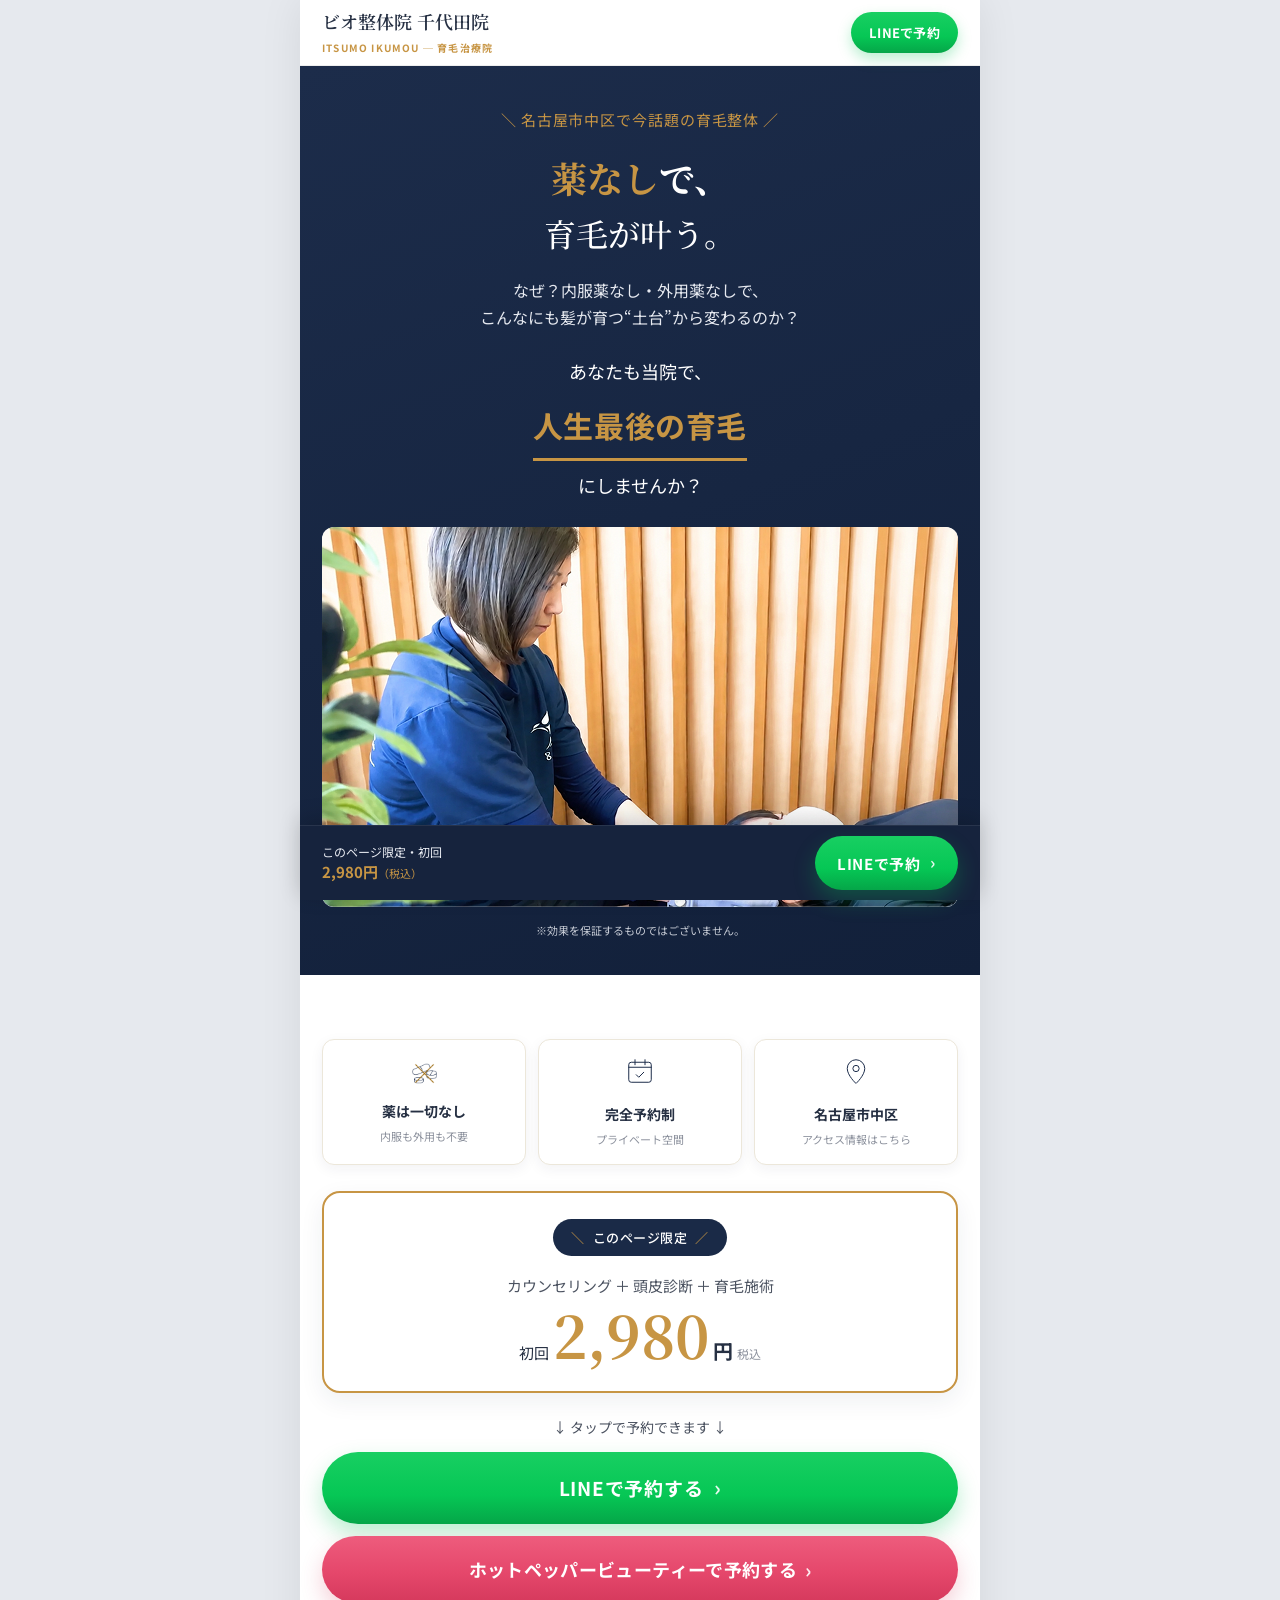
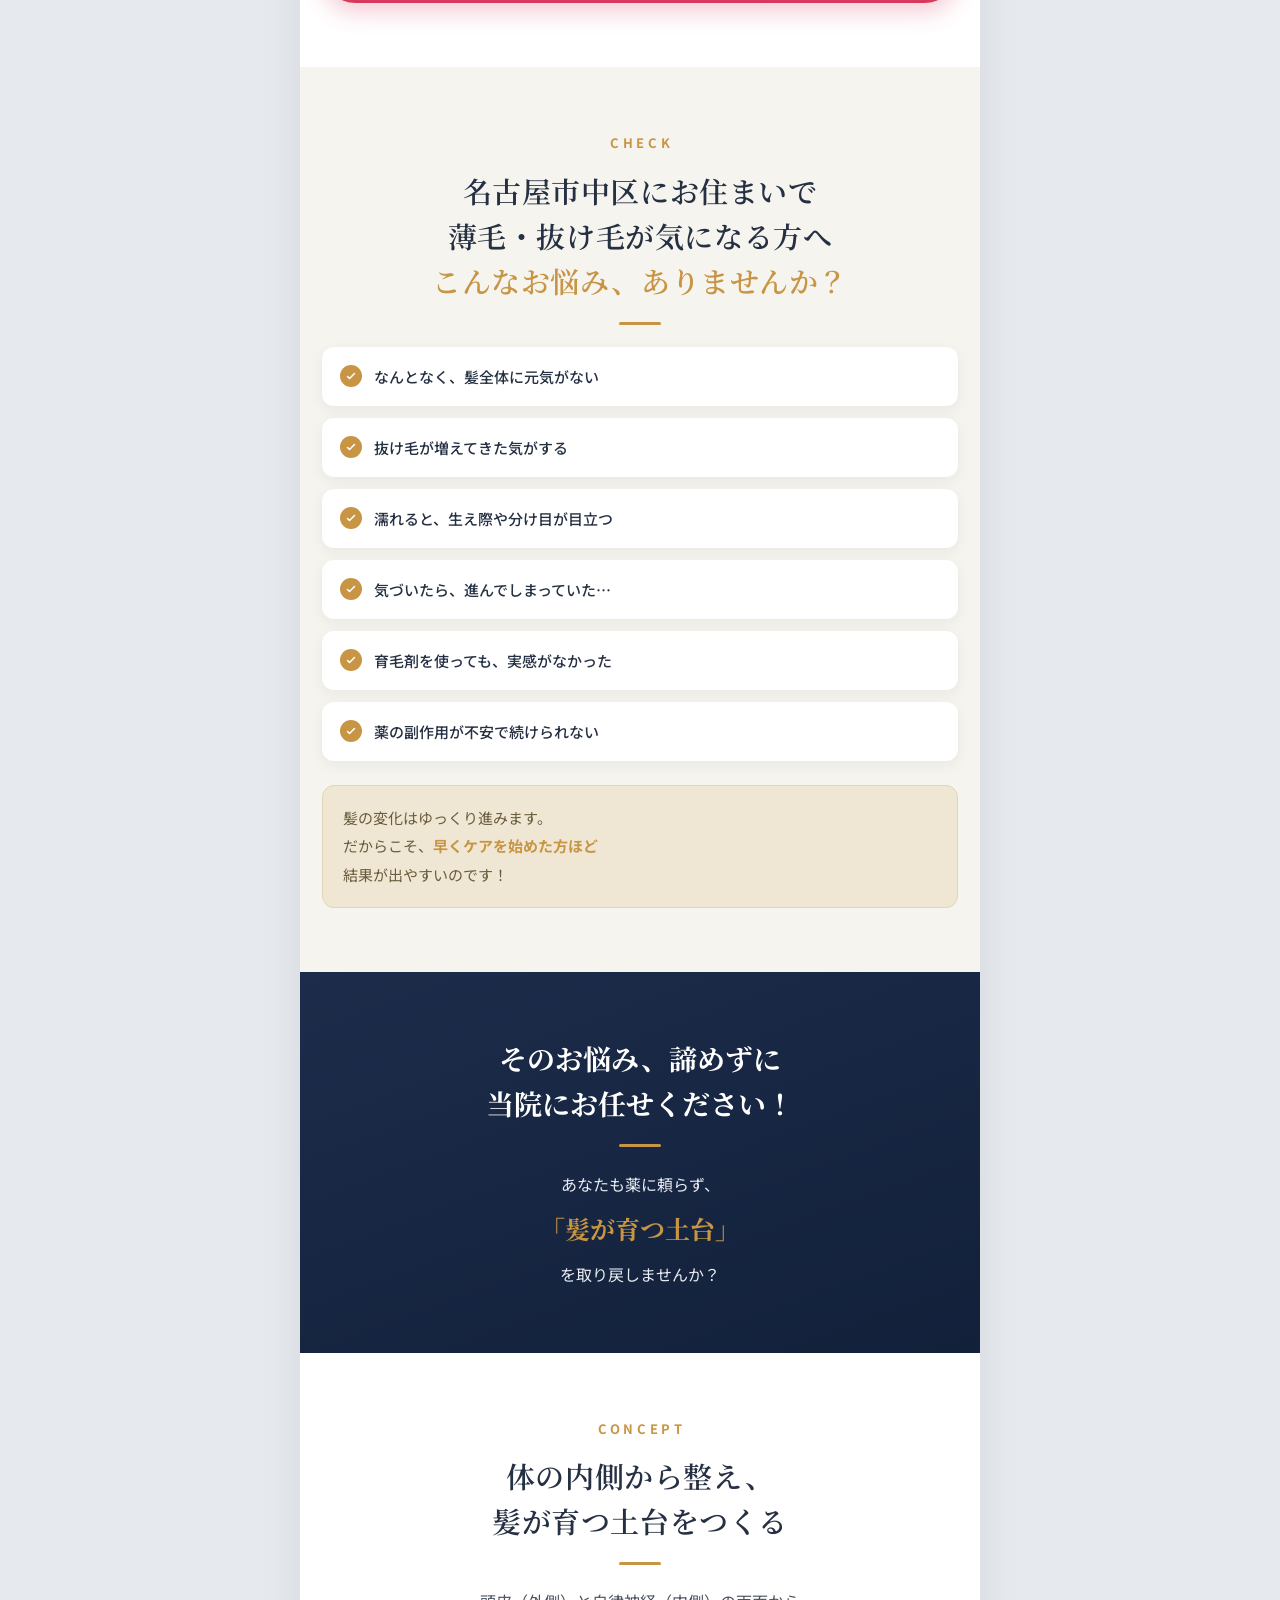
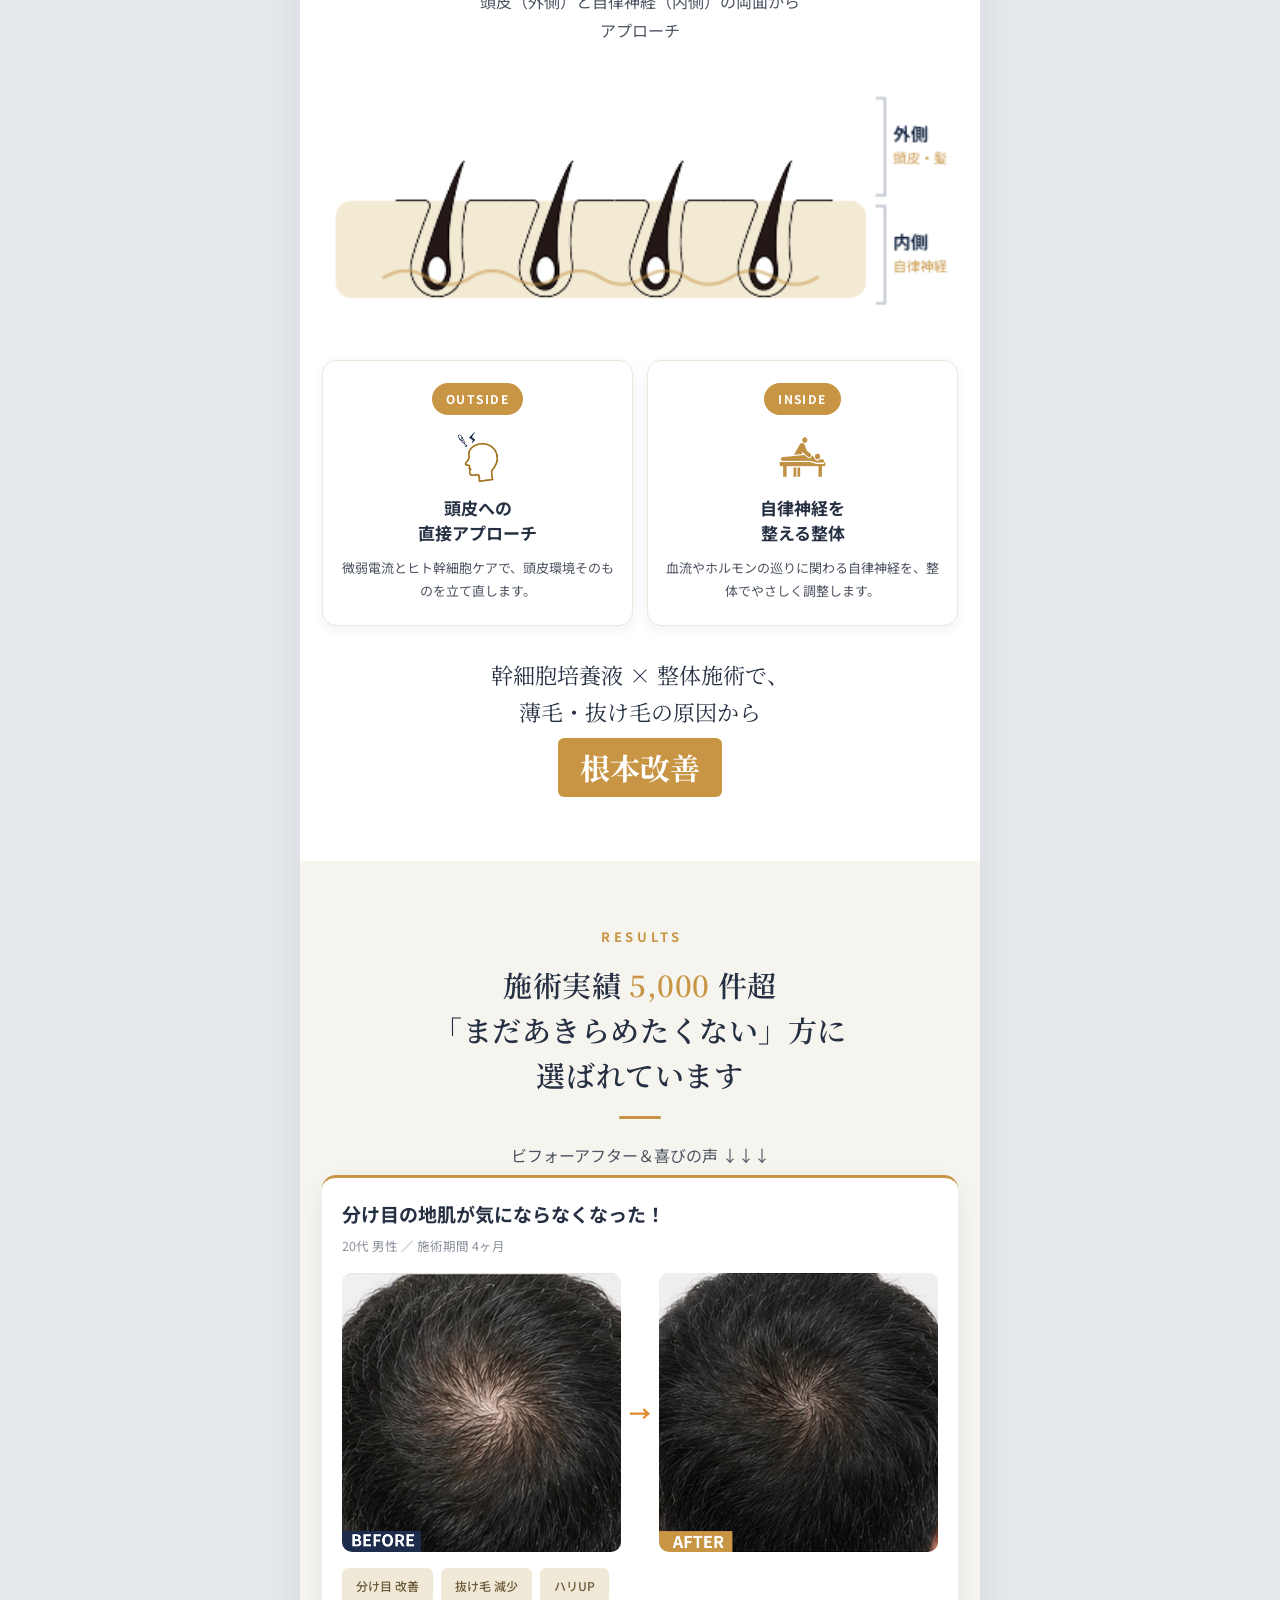
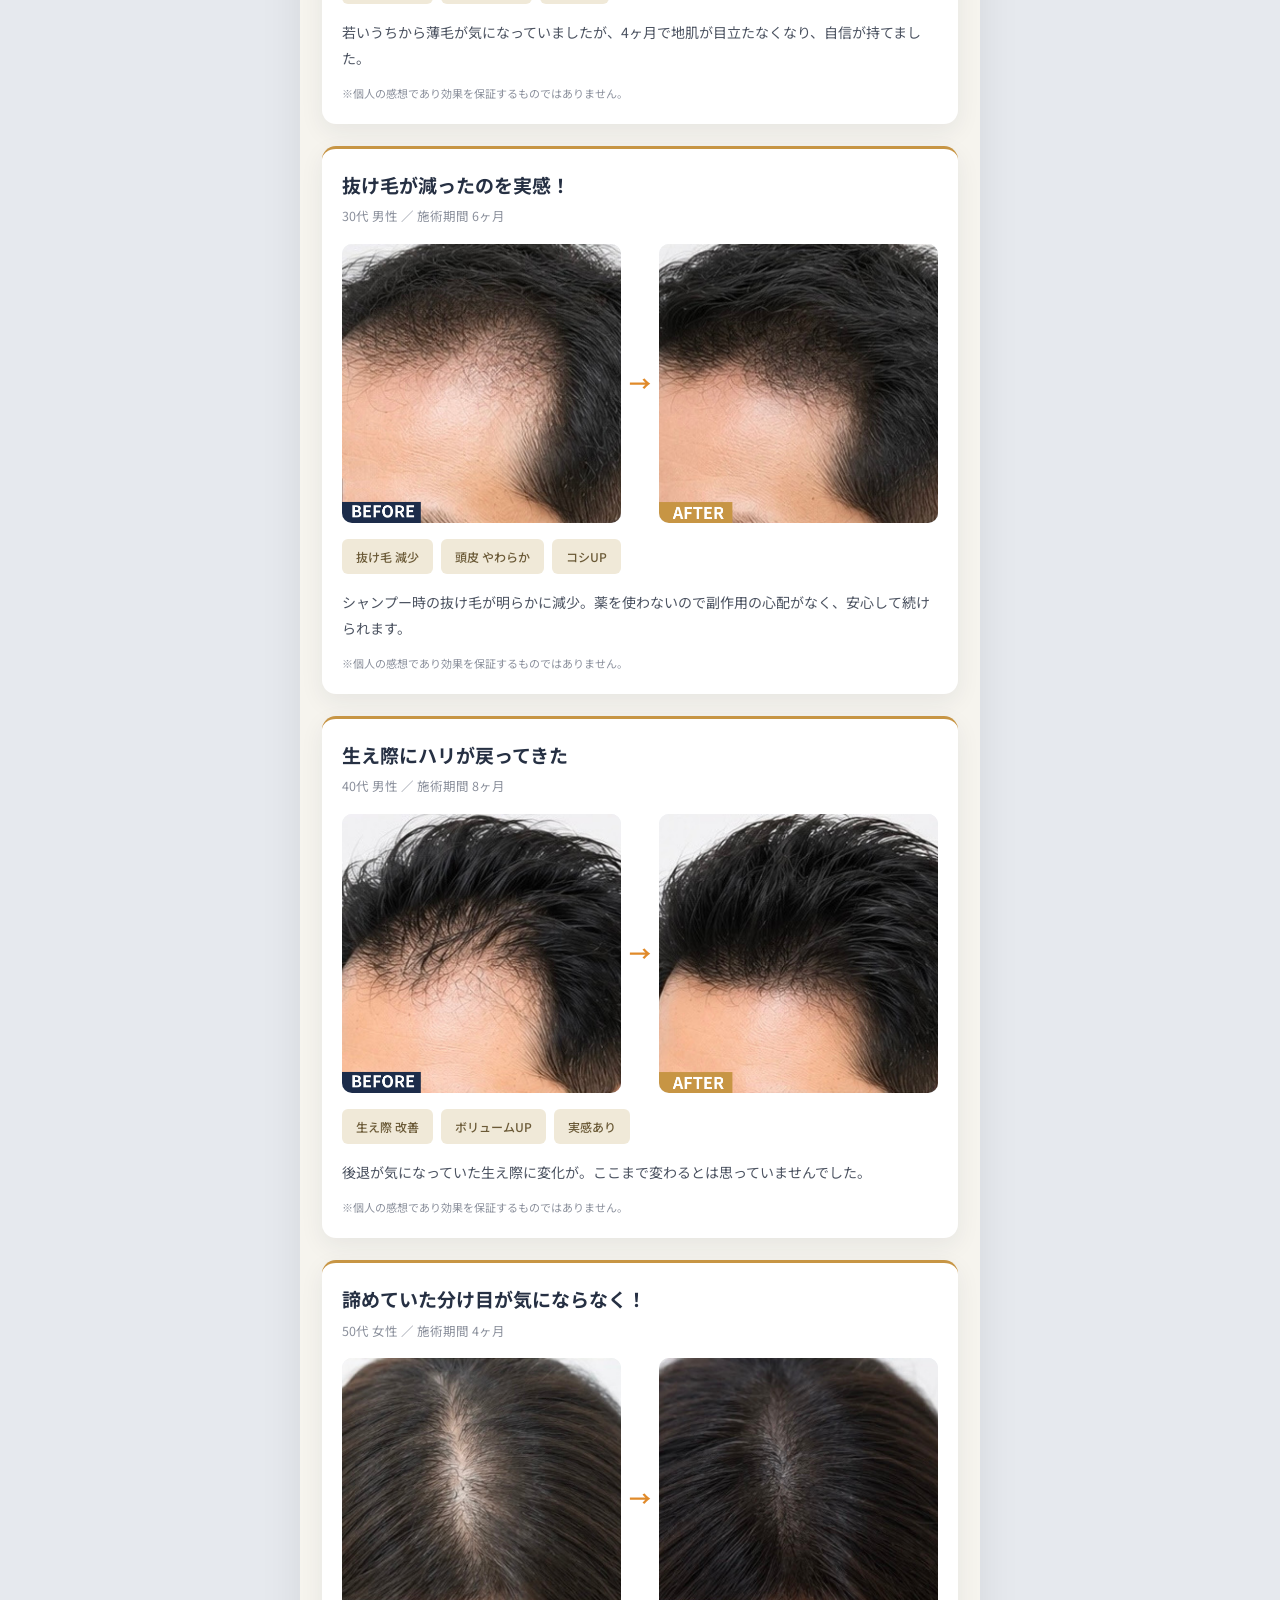
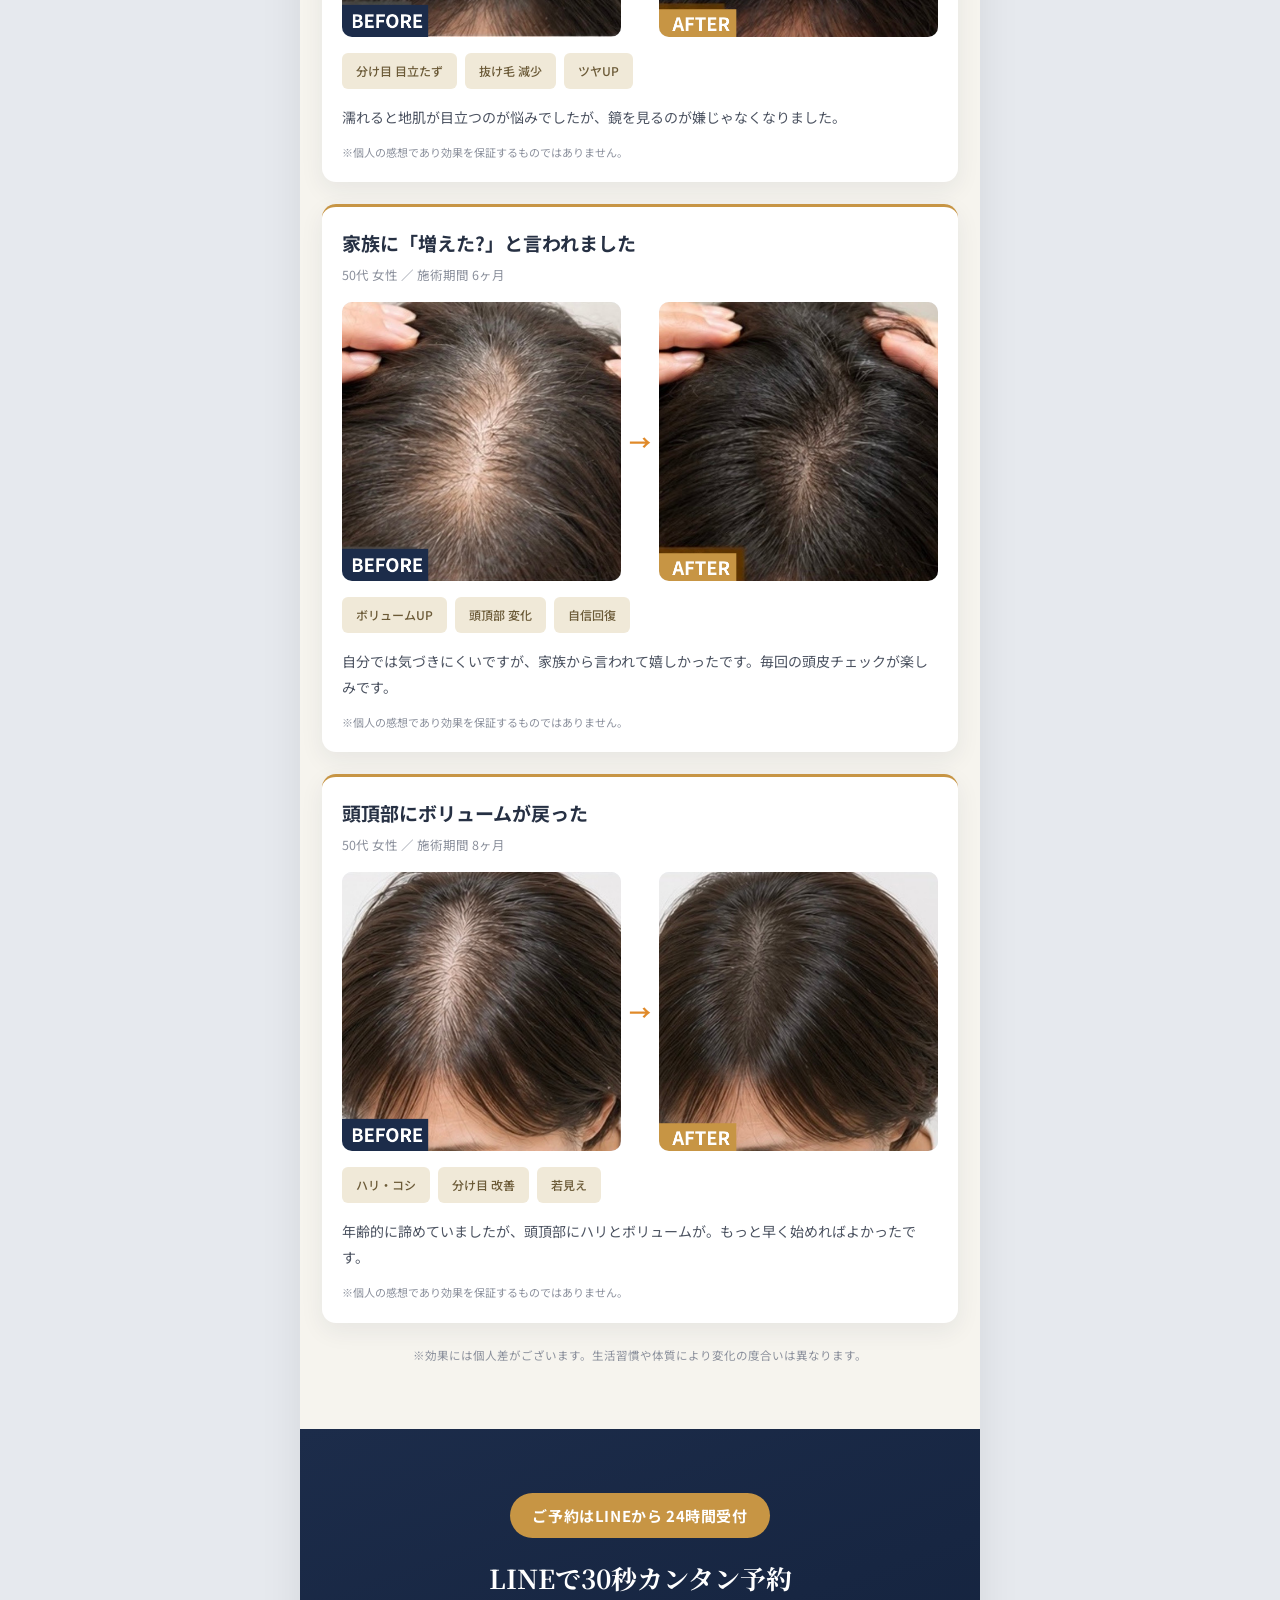
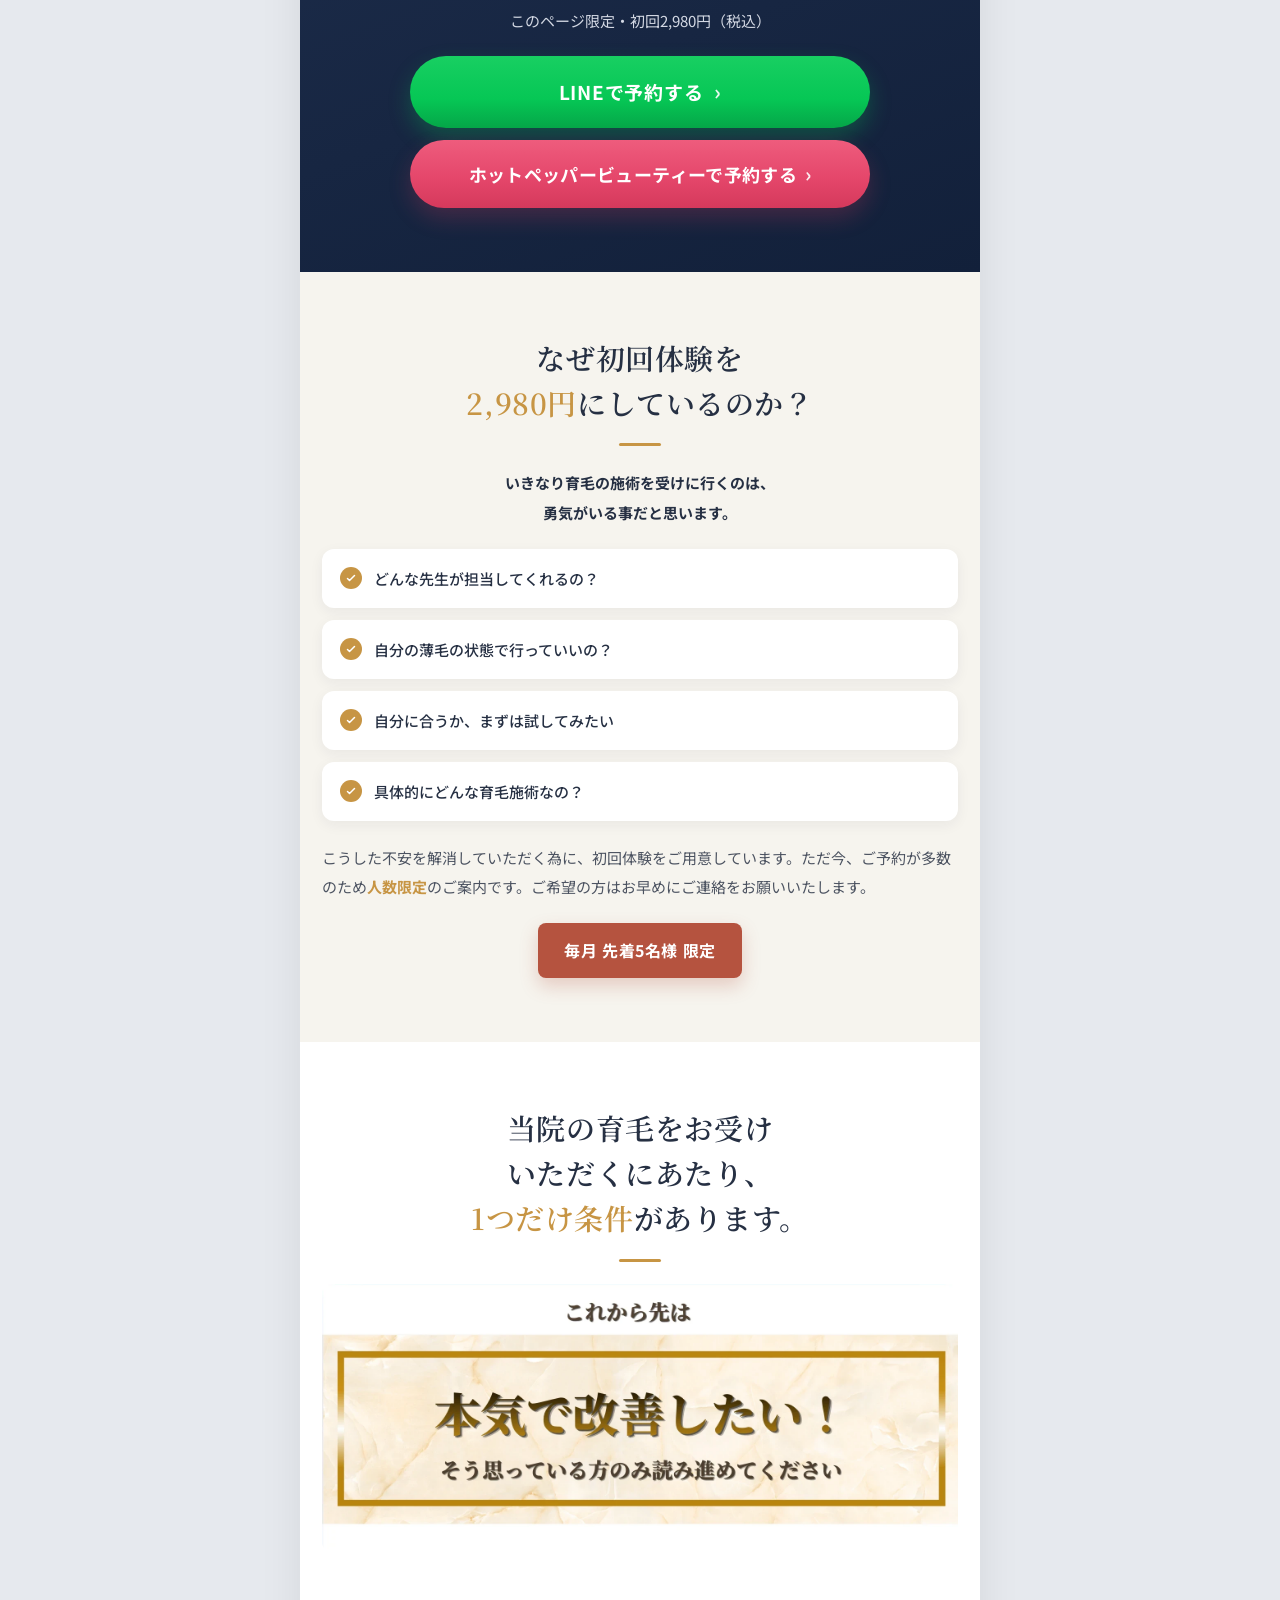
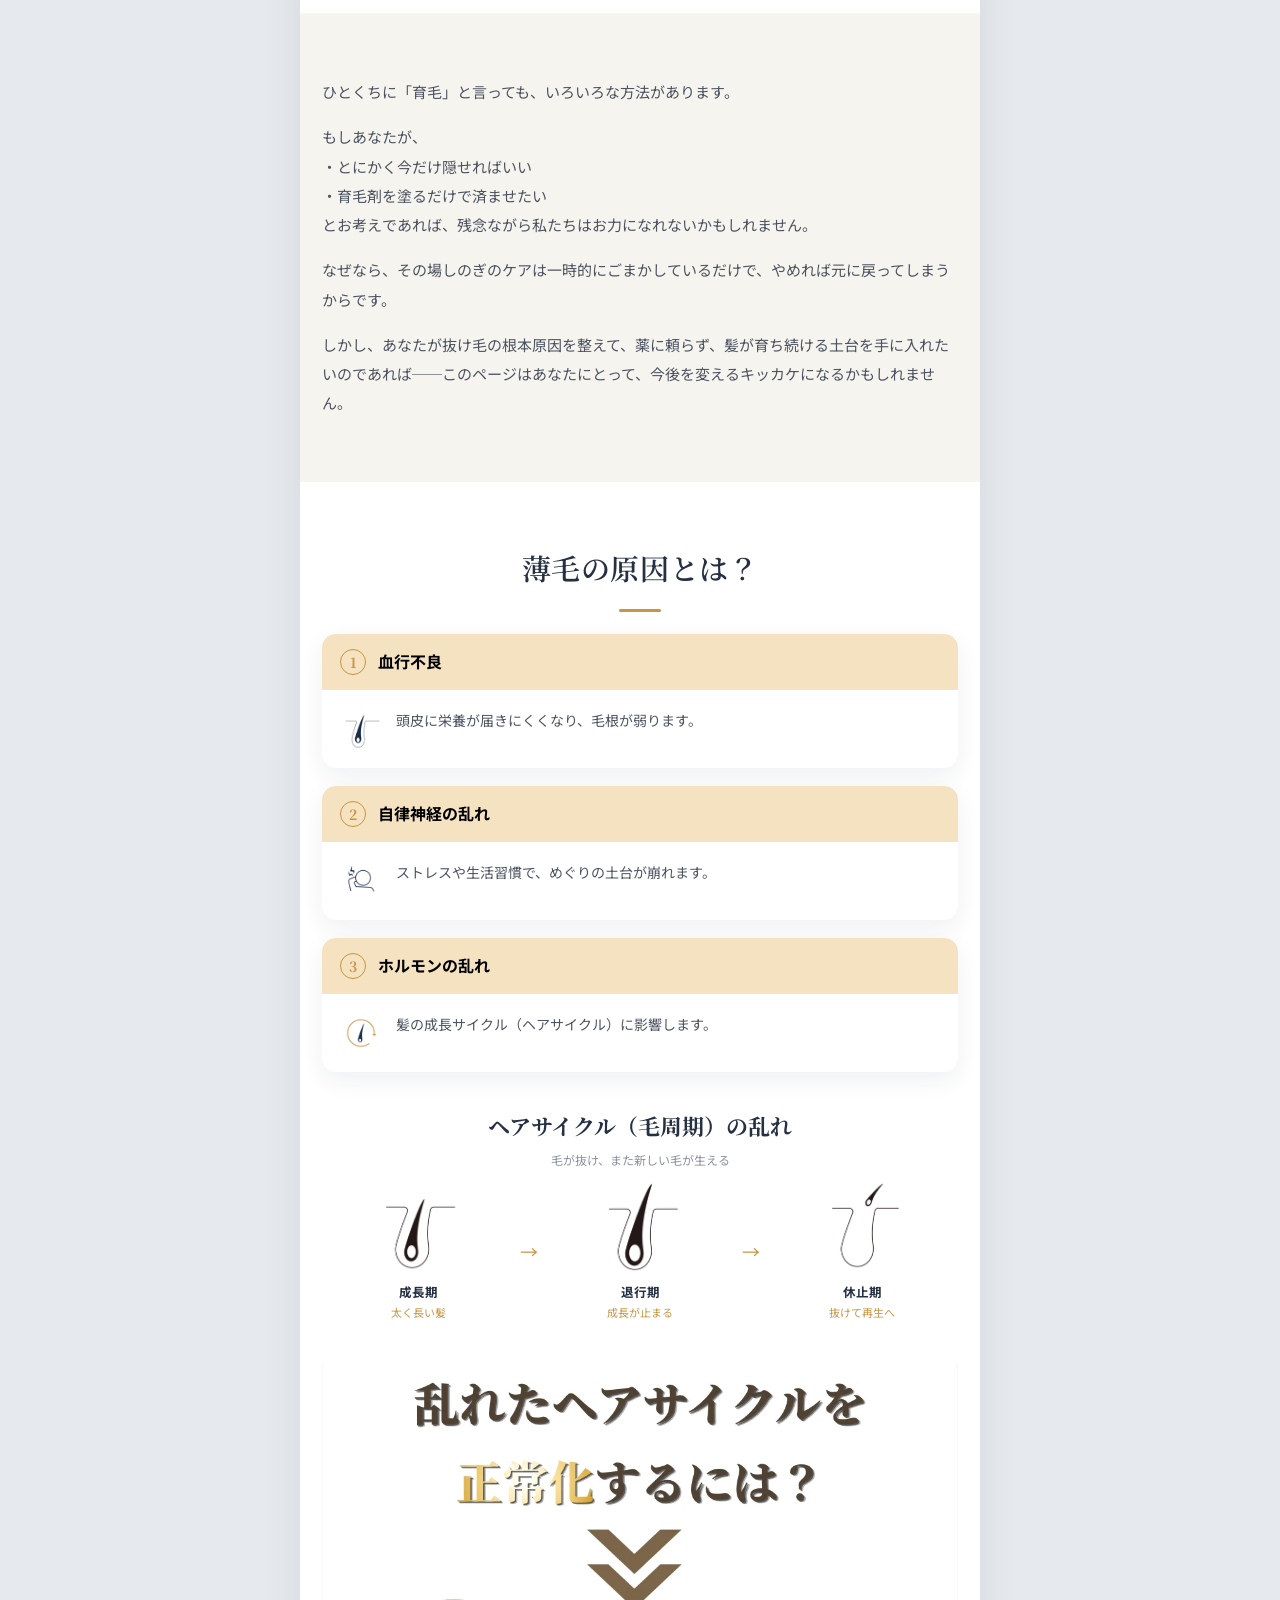
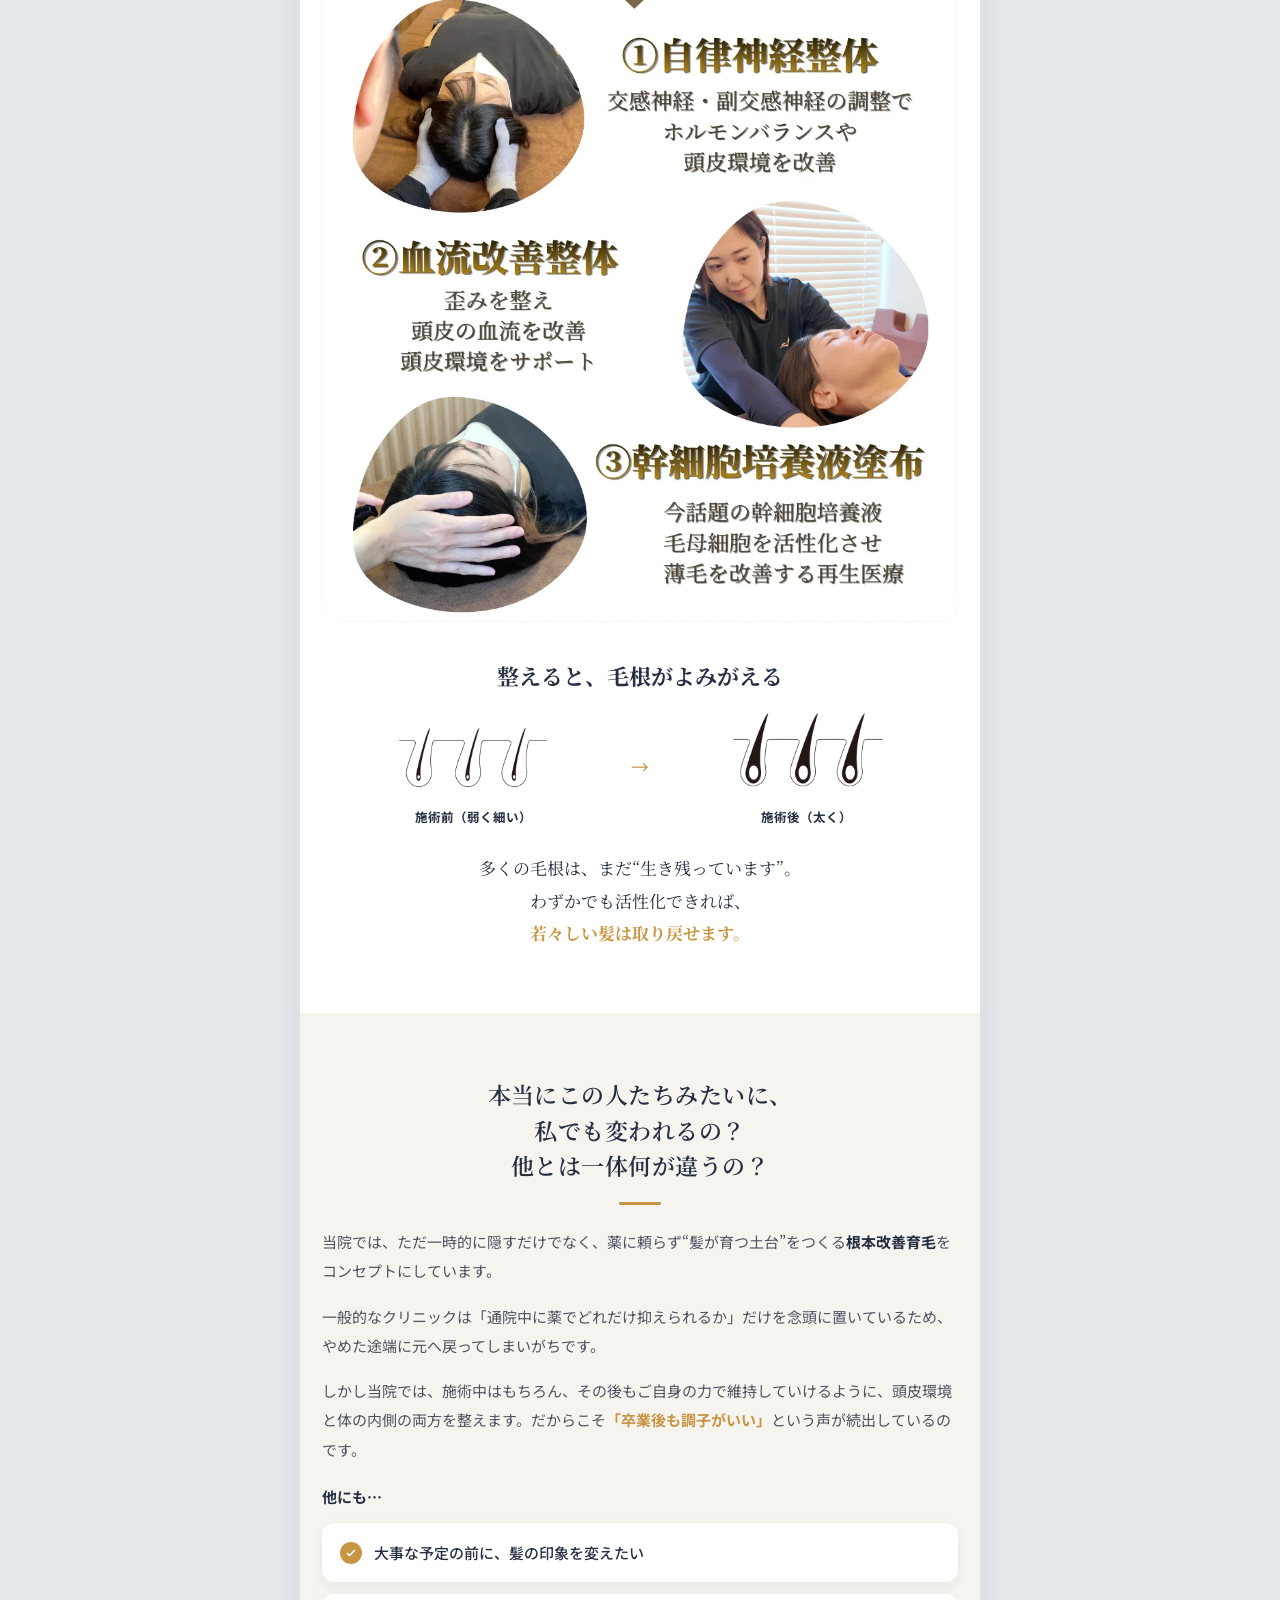
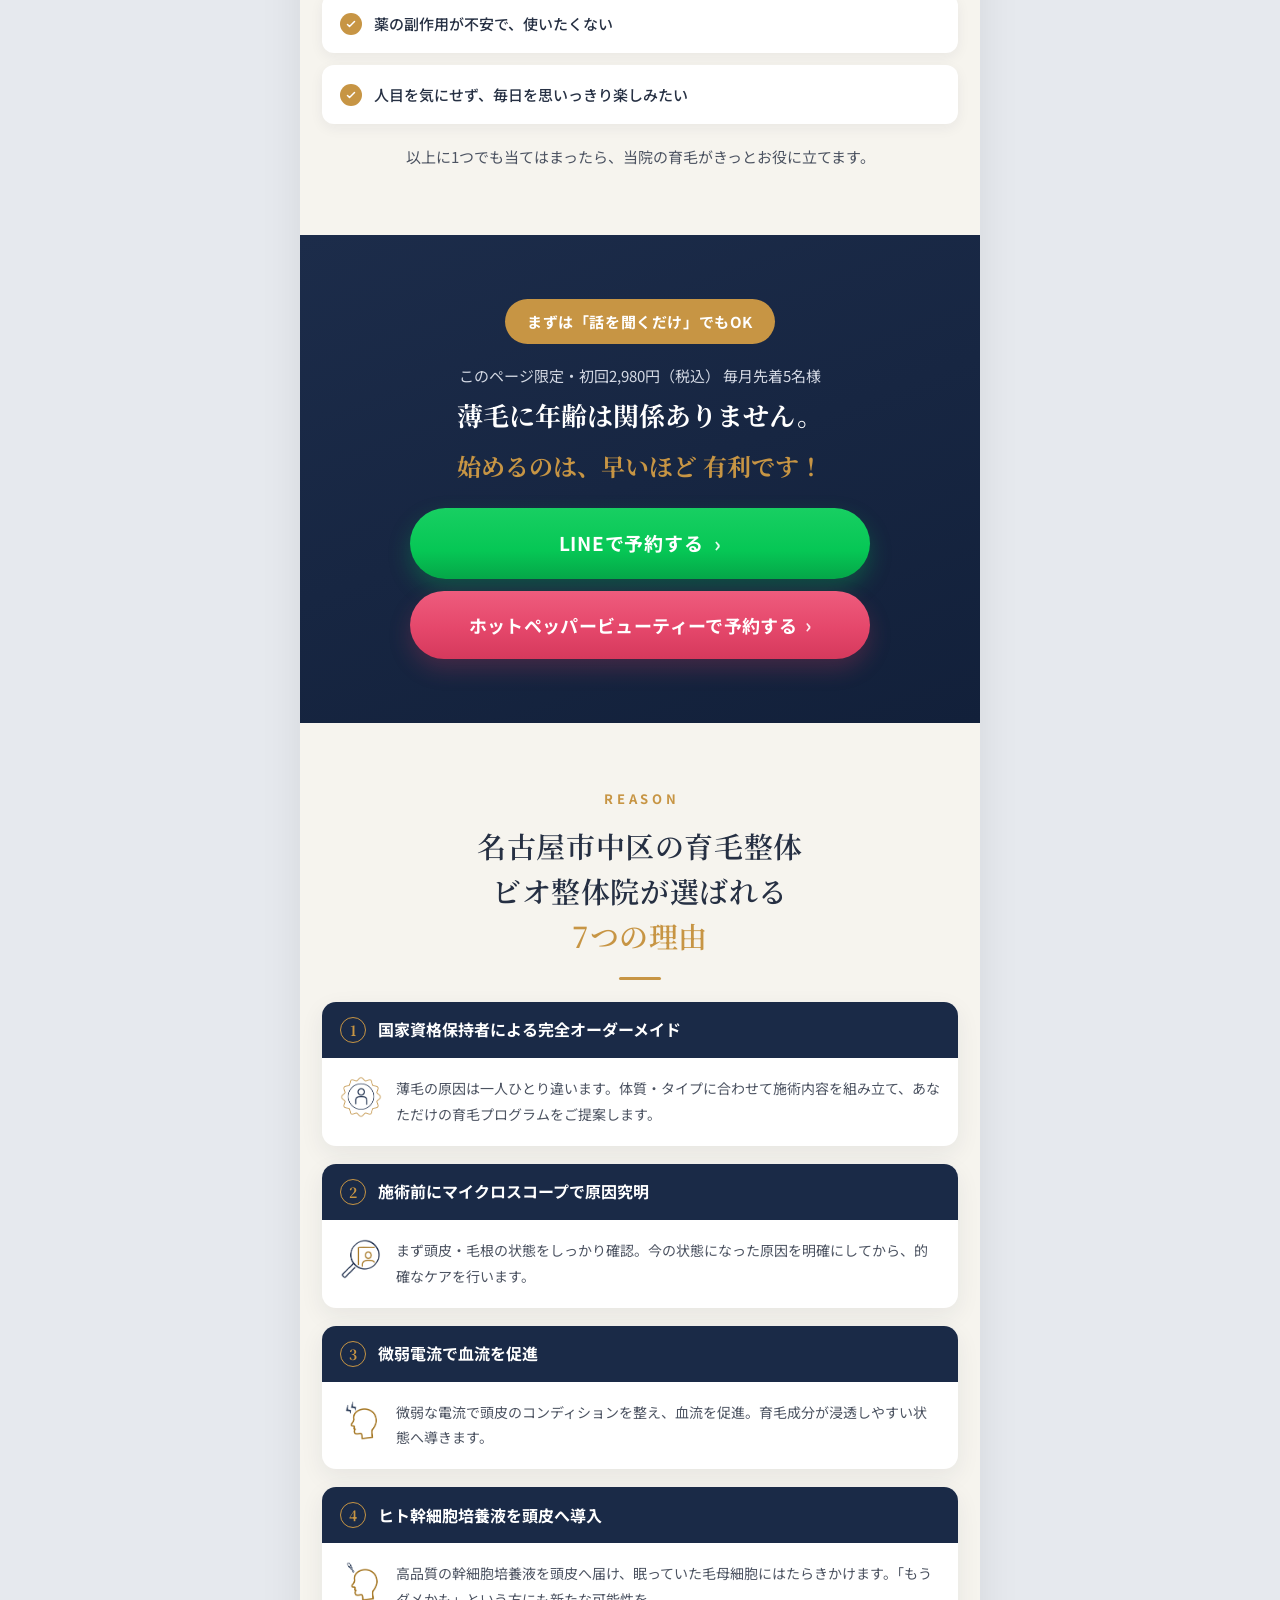
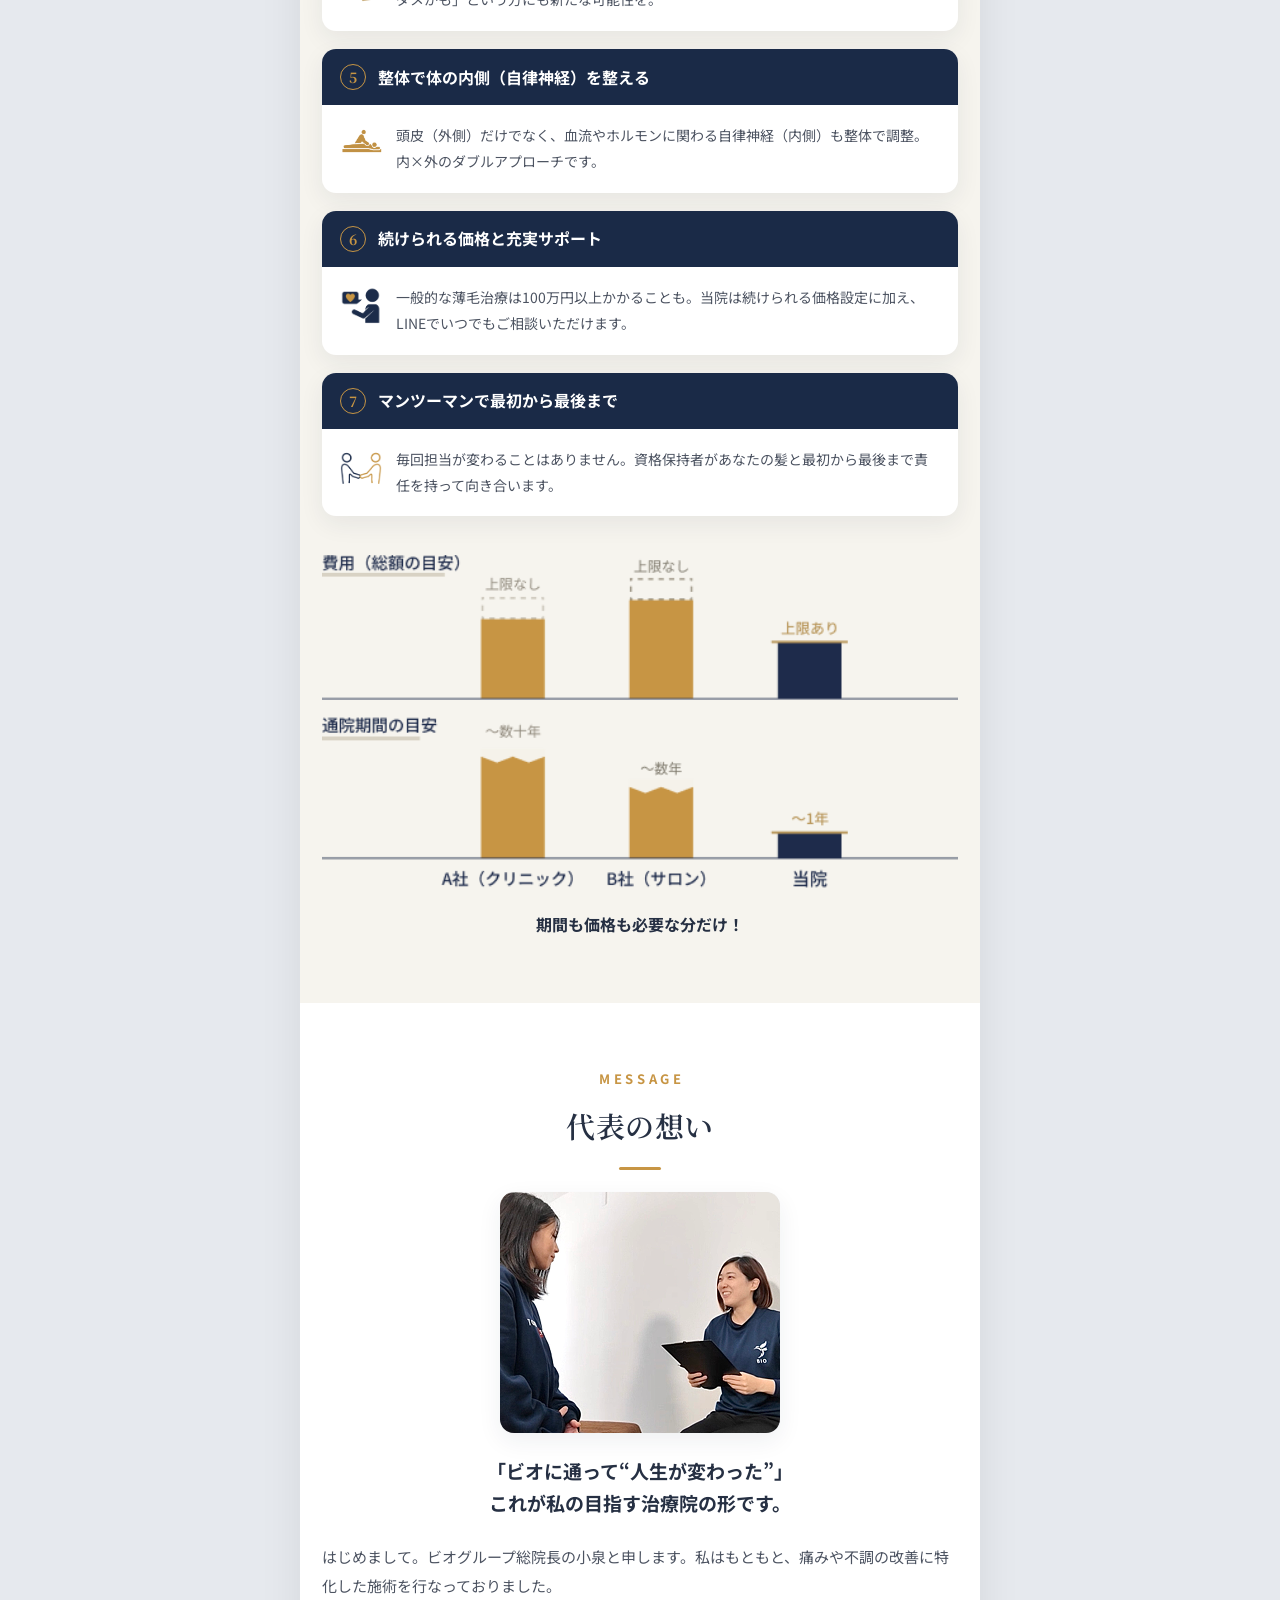
<file: index.html>
<!DOCTYPE html>
<html lang="ja">
<head>
  <meta charset="UTF-8" />
  <meta name="viewport" content="width=device-width, initial-scale=1.0" />
  <title>薬なしで、育毛が叶う。｜ビオ整体院 千代田院（育毛治療院）</title>
  <meta name="description" content="名古屋市中区で今話題の育毛整体。内服薬なし・外用薬なしで、髪が育つ“土台”から根本改善。国家資格保持者によるマンツーマン施術。このページ限定・初回2,980円（税込）。カウンセリング＋頭皮診断＋育毛施術。" />

  <!--
    IMAGES
    ======
    写真は images/bio/ の相対パスを参照しています（Figmaの egress 制限のため実画像は未配置）。
    必要な画像ファイル名の一覧は README.md「画像マニフェスト」を参照してください。
    ファイルを images/bio/ に置くと、プレースホルダーが自動で置き換わります。
  -->

  <link rel="preconnect" href="https://fonts.googleapis.com" />
  <link rel="preconnect" href="https://fonts.gstatic.com" crossorigin />
  <link href="https://fonts.googleapis.com/css2?family=Noto+Sans+JP:wght@400;500;700&family=Noto+Serif+JP:wght@500;600;700&display=swap" rel="stylesheet" />
  <link rel="stylesheet" href="css/style.css" />
  <!-- Meta Pixel Code -->
  <script>
  !function(f,b,e,v,n,t,s)
  {if(f.fbq)return;n=f.fbq=function(){n.callMethod?
  n.callMethod.apply(n,arguments):n.queue.push(arguments)};
  if(!f._fbq)f._fbq=n;n.push=n;n.loaded=!0;n.version='2.0';
  n.queue=[];t=b.createElement(e);t.async=!0;
  t.src=v;s=b.getElementsByTagName(e)[0];
  s.parentNode.insertBefore(t,s)}(window, document,'script',
  'https://connect.facebook.net/en_US/fbevents.js');
  fbq('init', '840301142372110');
  fbq('init', '2220476162210877');
  fbq('track', 'PageView');
  </script>
  <noscript><img height="1" width="1" style="display:none"
  src="https://www.facebook.com/tr?id=840301142372110&ev=PageView&noscript=1"
  /></noscript>
  <!-- End Meta Pixel Code -->
  <!-- LINE予約ボタンのクリックを Lead（コンバージョン）として計測 -->
  <script>
  document.addEventListener('click', function (e) {
    var el = e.target && e.target.closest ? e.target.closest('.js-line, .js-hpb') : null;
    if (el && window.fbq) {
      fbq('track', 'Lead');
      if (el.classList.contains('js-line')) { fbq('trackSingle', '2220476162210877', 'CompleteRegistration'); }
    }
  });
  </script>
</head>
<body>

  <!-- ==== hidden SVG symbols ==== -->
  <svg width="0" height="0" style="position:absolute" aria-hidden="true" focusable="false">
    <symbol id="i-check" viewBox="0 0 24 24"><path fill="none" stroke="currentColor" stroke-width="3" stroke-linecap="round" stroke-linejoin="round" d="M5 13l4 4L19 7"/></symbol>
    <symbol id="i-follicle" viewBox="0 0 60 80"><g fill="none" stroke="currentColor" stroke-width="2" stroke-linecap="round"><path d="M4 26H20c2 18 4 34 10 34s8-16 10-34h16"/><path d="M30 58c0-18 0-36 0-52" stroke-width="3"/></g></symbol>
  </svg>

  <div class="page">

    <!-- ======================= Header ======================= -->
    <header class="site-header">
      <div>
        <span class="site-header__name">ビオ整体院 千代田院</span>
        <span class="site-header__sub">ITSUMO IKUMOU ─ 育毛治療院</span>
      </div>
      <a class="btn-line btn-line--sm js-line" href="https://line.me/R/ti/p/@152nmnyw?ts=06051045&amp;oat_content=url">LINEで予約</a>
    </header>

    <!-- ======================= Hero ======================= -->
    <section class="hero">
      <p class="hero__tag">＼ 名古屋市中区で今話題の育毛整体 ／</p>
      <h1 class="hero__title">
        <span class="l1"><b>薬なし</b>で、</span>
        <span class="l2">育毛が叶う。</span>
      </h1>
      <p class="hero__sub">なぜ？内服薬なし・外用薬なしで、<br>こんなにも髪が育つ“土台”から変わるのか？</p>
      <p class="hero__catch">
        あなたも当院で、<br>
        <span class="u">人生最後の育毛</span><br>
        にしませんか？
      </p>
      <div class="hero__visual ph" data-ph="メインビジュアル｜施術風景の写真">
        <img src="images/bio/hero-main.png" alt="薬に頼らない育毛整体の施術風景" onerror="this.remove()">
      </div>
      <p class="hero__note">※効果を保証するものではございません。</p>
    </section>

    <!-- ======================= Trust + price ======================= -->
    <section class="section bg-white">
      <div class="container">
        <div class="trust-grid">
          <div class="trust-card">
            <img class="ico" src="images/bio/drug.png" alt="薬は一切なし" onerror="this.style.display='none'">
            <b>薬は一切なし</b><span>内服も外用も不要</span>
          </div>
          <div class="trust-card">
            <svg class="ico" viewBox="0 0 24 24" fill="none" stroke="currentColor" stroke-width="0.8"><rect x="3" y="5" width="18" height="16" rx="2"/><path d="M3 9h18M8 3v4M16 3v4M9 15l2 2 4-4" stroke-linecap="round" stroke-linejoin="round"/></svg>
            <b>完全予約制</b><span>プライベート空間</span>
          </div>
          <div class="trust-card">
            <svg class="ico" viewBox="0 0 24 24" fill="none" stroke="currentColor" stroke-width="0.8"><path d="M12 22s7-6.5 7-12a7 7 0 10-14 0c0 5.5 7 12 7 12z"/><circle cx="12" cy="10" r="2.5"/></svg>
            <b>名古屋市中区</b><span><a href="#access">アクセス情報はこちら</a></span>
          </div>
        </div>

        <div class="price-card">
          <span class="price-limit"><i>＼</i>このページ限定<i>／</i></span>
          <p class="price-menu">カウンセリング ＋ 頭皮診断 ＋ 育毛施術</p>
          <p class="price-value">
            <span class="lbl">初回</span>
            <span class="num">2,980</span>
            <span class="yen">円</span>
            <span class="tax">税込</span>
          </p>
        </div>

        <p class="tap-hint">↓ タップで予約できます ↓</p>
        <a class="btn-line js-line" href="https://line.me/R/ti/p/@152nmnyw?ts=06051045&amp;oat_content=url">LINEで予約する <span class="arw">›</span></a>
        <a class="btn-hpb js-hpb" href="https://beauty.hotpepper.jp/CSP/kr/reserve/?storeId=H000783082&amp;couponId=CP00000012938632&amp;add=0" target="_blank" rel="noopener">ホットペッパービューティーで予約する <span class="arw">›</span></a>
      </div>
    </section>

    <!-- ======================= CHECK ======================= -->
    <section class="section bg-cream">
      <div class="container">
        <p class="eyebrow">CHECK</p>
        <h2 class="sec-title">名古屋市中区にお住まいで<br>薄毛・抜け毛が気になる方へ<br><span class="gold">こんなお悩み、ありませんか？</span></h2>
        <hr class="gold-line">
        <ul class="check-list">
          <li class="check-item"><span class="ck"><svg><use href="#i-check"/></svg></span>なんとなく、髪全体に元気がない</li>
          <li class="check-item"><span class="ck"><svg><use href="#i-check"/></svg></span>抜け毛が増えてきた気がする</li>
          <li class="check-item"><span class="ck"><svg><use href="#i-check"/></svg></span>濡れると、生え際や分け目が目立つ</li>
          <li class="check-item"><span class="ck"><svg><use href="#i-check"/></svg></span>気づいたら、進んでしまっていた…</li>
          <li class="check-item"><span class="ck"><svg><use href="#i-check"/></svg></span>育毛剤を使っても、実感がなかった</li>
          <li class="check-item"><span class="ck"><svg><use href="#i-check"/></svg></span>薬の副作用が不安で続けられない</li>
        </ul>
        <p class="callout">髪の変化はゆっくり進みます。<br>だからこそ、<span class="em">早くケアを始めた方ほど</span><br>結果が出やすいのです！</p>
      </div>
    </section>

    <!-- ======================= 諦めずに（navy） ======================= -->
    <section class="section bg-navy">
      <div class="container emph">
        <h2 class="emph__title">そのお悩み、諦めずに<br>当院にお任せください！</h2>
        <hr class="gold-line">
        <p class="emph__sub">あなたも薬に頼らず、<br><span class="big">「髪が育つ土台」</span><br>を取り戻しませんか？</p>
      </div>
    </section>

    <!-- ======================= CONCEPT ======================= -->
    <section class="section bg-white">
      <div class="container">
        <p class="eyebrow">CONCEPT</p>
        <h2 class="sec-title">体の内側から整え、<br>髪が育つ土台をつくる</h2>
        <hr class="gold-line">
        <p class="sec-lead">頭皮（外側）と自律神経（内側）の両面から<br>アプローチ</p>

        <div class="follicle-band">
          <img class="follicle-band__img" src="images/bio/concept-band.png" alt="頭皮（外側）と自律神経（内側）の図" onerror="this.style.display='none'">
        </div>

        <div class="oi-grid">
          <div class="oi-card">
            <span class="oi-tag">OUTSIDE</span>
            <img class="oi-ico" src="images/bio/outside.png" alt="頭皮への直接アプローチ" onerror="this.style.display='none'">
            <b>頭皮への<br>直接アプローチ</b>
            <p>微弱電流とヒト幹細胞ケアで、頭皮環境そのものを立て直します。</p>
          </div>
          <div class="oi-card">
            <span class="oi-tag">INSIDE</span>
            <img class="oi-ico" src="images/bio/inside.png" alt="自律神経を整える整体">
            <b>自律神経を<br>整える整体</b>
            <p>血流やホルモンの巡りに関わる自律神経を、整体でやさしく調整します。</p>
          </div>
        </div>

        <p class="concept-foot">幹細胞培養液 × 整体施術で、<br>薄毛・抜け毛の原因から<br><span class="stamp">根本改善</span></p>
      </div>
    </section>

    <!-- ======================= RESULTS ======================= -->
    <section class="section bg-cream">
      <div class="container">
        <p class="eyebrow">RESULTS</p>
        <h2 class="sec-title">施術実績 <span class="gold">5,000</span> 件超<br>「まだあきらめたくない」方に<br>選ばれています</h2>
        <hr class="gold-line">
        <p class="sec-lead">ビフォーアフター＆喜びの声 ↓↓↓</p>

        <div class="ba-list">
          <!-- card 1 -->
          <article class="ba-card">
            <h3 class="ba-card__title">分け目の地肌が気にならなくなった！</h3>
            <p class="ba-card__meta">20代 男性 ／ 施術期間 4ヶ月</p>
            <div class="ba-photos">
              <div class="ba-photo is-before ph" data-ph="BEFORE"><img src="images/bio/ba1-before.png" alt="施術前（分け目）" onerror="this.remove()"></div>
              <div class="ba-arrow">→</div>
              <div class="ba-photo is-after ph" data-ph="AFTER"><img src="images/bio/ba1-after.png" alt="施術後（分け目）" onerror="this.remove()"></div>
            </div>
            <div class="ba-tags"><span>分け目 改善</span><span>抜け毛 減少</span><span>ハリUP</span></div>
            <p class="ba-card__text">若いうちから薄毛が気になっていましたが、4ヶ月で地肌が目立たなくなり、自信が持てました。</p>
            <p class="ba-card__note">※個人の感想であり効果を保証するものではありません。</p>
          </article>
          <!-- card 2 -->
          <article class="ba-card">
            <h3 class="ba-card__title">抜け毛が減ったのを実感！</h3>
            <p class="ba-card__meta">30代 男性 ／ 施術期間 6ヶ月</p>
            <div class="ba-photos">
              <div class="ba-photo is-before ph" data-ph="BEFORE"><img src="images/bio/ba2-before.png" alt="施術前" onerror="this.remove()"></div>
              <div class="ba-arrow">→</div>
              <div class="ba-photo is-after ph" data-ph="AFTER"><img src="images/bio/ba2-after.png" alt="施術後" onerror="this.remove()"></div>
            </div>
            <div class="ba-tags"><span>抜け毛 減少</span><span>頭皮 やわらか</span><span>コシUP</span></div>
            <p class="ba-card__text">シャンプー時の抜け毛が明らかに減少。薬を使わないので副作用の心配がなく、安心して続けられます。</p>
            <p class="ba-card__note">※個人の感想であり効果を保証するものではありません。</p>
          </article>
          <!-- card 3 -->
          <article class="ba-card">
            <h3 class="ba-card__title">生え際にハリが戻ってきた</h3>
            <p class="ba-card__meta">40代 男性 ／ 施術期間 8ヶ月</p>
            <div class="ba-photos">
              <div class="ba-photo is-before ph" data-ph="BEFORE"><img src="images/bio/ba3-before.png" alt="施術前（生え際）" onerror="this.remove()"></div>
              <div class="ba-arrow">→</div>
              <div class="ba-photo is-after ph" data-ph="AFTER"><img src="images/bio/ba3-after.png" alt="施術後（生え際）" onerror="this.remove()"></div>
            </div>
            <div class="ba-tags"><span>生え際 改善</span><span>ボリュームUP</span><span>実感あり</span></div>
            <p class="ba-card__text">後退が気になっていた生え際に変化が。ここまで変わるとは思っていませんでした。</p>
            <p class="ba-card__note">※個人の感想であり効果を保証するものではありません。</p>
          </article>
          <!-- card 4 -->
          <article class="ba-card">
            <h3 class="ba-card__title">諦めていた分け目が気にならなく！</h3>
            <p class="ba-card__meta">50代 女性 ／ 施術期間 4ヶ月</p>
            <div class="ba-photos">
              <div class="ba-photo is-before ph" data-ph="BEFORE"><img src="images/bio/ba4-before.png" alt="施術前" onerror="this.remove()"></div>
              <div class="ba-arrow">→</div>
              <div class="ba-photo is-after ph" data-ph="AFTER"><img src="images/bio/ba4-after.png" alt="施術後" onerror="this.remove()"></div>
            </div>
            <div class="ba-tags"><span>分け目 目立たず</span><span>抜け毛 減少</span><span>ツヤUP</span></div>
            <p class="ba-card__text">濡れると地肌が目立つのが悩みでしたが、鏡を見るのが嫌じゃなくなりました。</p>
            <p class="ba-card__note">※個人の感想であり効果を保証するものではありません。</p>
          </article>
          <!-- card 5 -->
          <article class="ba-card">
            <h3 class="ba-card__title">家族に「増えた?」と言われました</h3>
            <p class="ba-card__meta">50代 女性 ／ 施術期間 6ヶ月</p>
            <div class="ba-photos">
              <div class="ba-photo is-before ph" data-ph="BEFORE"><img src="images/bio/ba5-before.png" alt="施術前" onerror="this.remove()"></div>
              <div class="ba-arrow">→</div>
              <div class="ba-photo is-after ph" data-ph="AFTER"><img src="images/bio/ba5-after.png" alt="施術後" onerror="this.remove()"></div>
            </div>
            <div class="ba-tags"><span>ボリュームUP</span><span>頭頂部 変化</span><span>自信回復</span></div>
            <p class="ba-card__text">自分では気づきにくいですが、家族から言われて嬉しかったです。毎回の頭皮チェックが楽しみです。</p>
            <p class="ba-card__note">※個人の感想であり効果を保証するものではありません。</p>
          </article>
          <!-- card 6 -->
          <article class="ba-card">
            <h3 class="ba-card__title">頭頂部にボリュームが戻った</h3>
            <p class="ba-card__meta">50代 女性 ／ 施術期間 8ヶ月</p>
            <div class="ba-photos">
              <div class="ba-photo is-before ph" data-ph="BEFORE"><img src="images/bio/ba6-before.png" alt="施術前（頭頂部）" onerror="this.remove()"></div>
              <div class="ba-arrow">→</div>
              <div class="ba-photo is-after ph" data-ph="AFTER"><img src="images/bio/ba6-after.png" alt="施術後（頭頂部）" onerror="this.remove()"></div>
            </div>
            <div class="ba-tags"><span>ハリ・コシ</span><span>分け目 改善</span><span>若見え</span></div>
            <p class="ba-card__text">年齢的に諦めていましたが、頭頂部にハリとボリュームが。もっと早く始めればよかったです。</p>
            <p class="ba-card__note">※個人の感想であり効果を保証するものではありません。</p>
          </article>
        </div>
        <p class="ba-foot-note">※効果には個人差がございます。生活習慣や体質により変化の度合いは異なります。</p>
      </div>
    </section>

    <!-- ======================= CTA (24時間受付) ======================= -->
    <section class="section bg-navy">
      <div class="container cta-block">
        <span class="cta-pill">ご予約はLINEから 24時間受付</span>
        <h2 class="cta-block__title">LINEで30秒カンタン予約</h2>
        <p class="cta-block__sub">このページ限定・初回2,980円（税込）</p>
        <a class="btn-line js-line" href="https://line.me/R/ti/p/@152nmnyw?ts=06051045&amp;oat_content=url">LINEで予約する <span class="arw">›</span></a>
        <a class="btn-hpb js-hpb" href="https://beauty.hotpepper.jp/CSP/kr/reserve/?storeId=H000783082&amp;couponId=CP00000012938632&amp;add=0" target="_blank" rel="noopener">ホットペッパービューティーで予約する <span class="arw">›</span></a>
      </div>
    </section>

    <!-- ======================= なぜ2,980円 ======================= -->
    <section class="section bg-cream">
      <div class="container">
        <h2 class="sec-title">なぜ初回体験を<br><span class="gold">2,980円</span>にしているのか？</h2>
        <hr class="gold-line">
        <p class="para center" style="font-weight:700;color:var(--ink);margin-bottom:22px;">いきなり育毛の施術を受けに行くのは、<br>勇気がいる事だと思います。</p>
        <ul class="check-list">
          <li class="check-item"><span class="ck"><svg><use href="#i-check"/></svg></span>どんな先生が担当してくれるの？</li>
          <li class="check-item"><span class="ck"><svg><use href="#i-check"/></svg></span>自分の薄毛の状態で行っていいの？</li>
          <li class="check-item"><span class="ck"><svg><use href="#i-check"/></svg></span>自分に合うか、まずは試してみたい</li>
          <li class="check-item"><span class="ck"><svg><use href="#i-check"/></svg></span>具体的にどんな育毛施術なの？</li>
        </ul>
        <p class="para" style="margin-top:22px;">こうした不安を解消していただく為に、初回体験をご用意しています。ただ今、ご予約が多数のため<span class="em">人数限定</span>のご案内です。ご希望の方はお早めにご連絡をお願いいたします。</p>
        <span class="limit-badge">毎月 先着5名様 限定</span>
      </div>
    </section>

    <!-- ======================= 条件 ======================= -->
    <section class="section bg-white">
      <div class="container">
        <h2 class="sec-title">当院の育毛をお受け<br>いただくにあたり、<br><span class="gold">1つだけ条件</span>があります。</h2>
        <hr class="gold-line">
        <img class="cond-img" src="images/bio/condition-honki.webp" alt="これから先は 本気で改善したい！そう思っている方のみ読み進めてください" width="1550" height="646" loading="lazy">
      </div>
    </section>

    <!-- ======================= 育毛の方法（前置き） ======================= -->
    <section class="section bg-cream">
      <div class="container">
        <p class="para">ひとくちに「育毛」と言っても、いろいろな方法があります。</p>
        <p class="para">もしあなたが、<br>・とにかく今だけ隠せればいい<br>・育毛剤を塗るだけで済ませたい<br>とお考えであれば、残念ながら私たちはお力になれないかもしれません。</p>
        <p class="para">なぜなら、その場しのぎのケアは一時的にごまかしているだけで、やめれば元に戻ってしまうからです。</p>
        <p class="para">しかし、あなたが抜け毛の根本原因を整えて、薬に頼らず、髪が育ち続ける土台を手に入れたいのであれば──このページはあなたにとって、今後を変えるキッカケになるかもしれません。</p>
      </div>
    </section>

    <!-- ======================= WHY 薄毛の原因 ======================= -->
    <section class="section bg-white">
      <div class="container">
        <h2 class="sec-title">薄毛の原因とは？</h2>
        <hr class="gold-line">

        <div class="num-list num-list--cause">
          <article class="num-card">
            <div class="num-card__head"><span class="num-card__no">1</span><b>血行不良</b></div>
            <div class="num-card__body"><img class="ico" src="images/bio/cause1.png" alt="血行不良 アイコン" onerror="this.style.display='none'"><p>頭皮に栄養が届きにくくなり、毛根が弱ります。</p></div>
          </article>
          <article class="num-card">
            <div class="num-card__head"><span class="num-card__no">2</span><b>自律神経の乱れ</b></div>
            <div class="num-card__body"><img class="ico" src="images/bio/cause2.png" alt="自律神経の乱れ アイコン" onerror="this.style.display='none'"><p>ストレスや生活習慣で、めぐりの土台が崩れます。</p></div>
          </article>
          <article class="num-card">
            <div class="num-card__head"><span class="num-card__no">3</span><b>ホルモンの乱れ</b></div>
            <div class="num-card__body"><img class="ico" src="images/bio/cause3.png" alt="ホルモンの乱れ アイコン" onerror="this.style.display='none'"><p>髪の成長サイクル（ヘアサイクル）に影響します。</p></div>
          </article>
        </div>

        <h3 class="cycle-title">ヘアサイクル（毛周期）の乱れ</h3>
        <p class="cycle-caption">毛が抜け、また新しい毛が生える</p>
        <div class="cycle-row">
          <div class="cycle-cell"><img class="art" src="images/bio/cycle1-growth.png" alt="成長期 アイコン" onerror="this.style.display='none'"><b>成長期</b><span>太く長い髪</span></div>
          <div class="cycle-arrow">→</div>
          <div class="cycle-cell"><img class="art" src="images/bio/cycle2-rest.png" alt="退行期 アイコン" onerror="this.style.display='none'"><b>退行期</b><span>成長が止まる</span></div>
          <div class="cycle-arrow">→</div>
          <div class="cycle-cell"><img class="art" src="images/bio/cycle3-regress.png" alt="休止期 アイコン" onerror="this.style.display='none'"><b>休止期</b><span>抜けて再生へ</span></div>
        </div>

        <img class="cycle-normalize-img" src="images/bio/cycle-normalize.webp" alt="乱れたヘアサイクルを正常化するには？ ①自律神経整体 ②血流改善整体 ③幹細胞培養液塗布" width="1006" height="1372" loading="lazy">

        <h3 class="cycle-title">整えると、毛根がよみがえる</h3>
        <div class="cycle-row duo">
          <div class="cycle-cell"><img class="art" src="images/bio/hair-before.png" alt="施術前（弱く細い） アイコン" onerror="this.style.display='none'"><b>施術前（弱く細い）</b></div>
          <div class="cycle-arrow">→</div>
          <div class="cycle-cell"><img class="art" src="images/bio/hair-after.png" alt="施術後（太く） アイコン" onerror="this.style.display='none'"><b>施術後（太く）</b></div>
        </div>
        <p class="cycle-foot">多くの毛根は、まだ“生き残っています”。<br>わずかでも活性化できれば、<br><span class="em">若々しい髪は取り戻せます。</span></p>
      </div>
    </section>

    <!-- ======================= 何が違う ======================= -->
    <section class="section bg-cream">
      <div class="container">
        <h2 class="sec-title" style="font-size:clamp(19px,5vw,23px);">本当にこの人たちみたいに、<br>私でも変われるの？<br>他とは一体何が違うの？</h2>
        <hr class="gold-line">
        <p class="para">当院では、ただ一時的に隠すだけでなく、薬に頼らず“髪が育つ土台”をつくる<span class="ink">根本改善育毛</span>をコンセプトにしています。</p>
        <p class="para">一般的なクリニックは「通院中に薬でどれだけ抑えられるか」だけを念頭に置いているため、やめた途端に元へ戻ってしまいがちです。</p>
        <p class="para">しかし当院では、施術中はもちろん、その後もご自身の力で維持していけるように、頭皮環境と体の内側の両方を整えます。だからこそ<span class="em">「卒業後も調子がいい」</span>という声が続出しているのです。</p>
        <p class="para" style="margin-top:18px;font-weight:700;color:var(--ink);">他にも…</p>
        <ul class="check-list" style="margin-top:12px;">
          <li class="check-item"><span class="ck"><svg><use href="#i-check"/></svg></span>大事な予定の前に、髪の印象を変えたい</li>
          <li class="check-item"><span class="ck"><svg><use href="#i-check"/></svg></span>薬の副作用が不安で、使いたくない</li>
          <li class="check-item"><span class="ck"><svg><use href="#i-check"/></svg></span>人目を気にせず、毎日を思いっきり楽しみたい</li>
        </ul>
        <p class="para center" style="margin-top:18px;">以上に1つでも当てはまったら、当院の育毛がきっとお役に立てます。</p>
      </div>
    </section>

    <!-- ======================= CTA (年齢は関係ない) ======================= -->
    <section class="section bg-navy">
      <div class="container cta-block">
        <span class="cta-pill">まずは「話を聞くだけ」でもOK</span>
        <p class="cta-block__sub" style="margin:18px 0 4px;">このページ限定・初回2,980円（税込） 毎月先着5名様</p>
        <h2 class="cta-block__title" style="margin-top:6px;">薄毛に年齢は関係ありません。</h2>
        <span class="cta-block__big">始めるのは、早いほど 有利です！</span>
        <a class="btn-line js-line" href="https://line.me/R/ti/p/@152nmnyw?ts=06051045&amp;oat_content=url">LINEで予約する <span class="arw">›</span></a>
        <a class="btn-hpb js-hpb" href="https://beauty.hotpepper.jp/CSP/kr/reserve/?storeId=H000783082&amp;couponId=CP00000012938632&amp;add=0" target="_blank" rel="noopener">ホットペッパービューティーで予約する <span class="arw">›</span></a>
      </div>
    </section>

    <!-- ======================= REASON 7つの理由 ======================= -->
    <section class="section bg-cream">
      <div class="container">
        <p class="eyebrow">REASON</p>
        <h2 class="sec-title">名古屋市中区の育毛整体<br>ビオ整体院が選ばれる<br><span class="gold">7つの理由</span></h2>
        <hr class="gold-line">

        <div class="num-list">
          <article class="num-card">
            <div class="num-card__head"><span class="num-card__no">1</span><b>国家資格保持者による完全オーダーメイド</b></div>
            <div class="num-card__body"><img class="ico" src="images/bio/reason1.png" alt="理由1 国家資格保持者による完全オーダーメイド アイコン" onerror="this.style.display='none'"><p>薄毛の原因は一人ひとり違います。体質・タイプに合わせて施術内容を組み立て、あなただけの育毛プログラムをご提案します。</p></div>
          </article>
          <article class="num-card">
            <div class="num-card__head"><span class="num-card__no">2</span><b>施術前にマイクロスコープで原因究明</b></div>
            <div class="num-card__body"><img class="ico" src="images/bio/reason2.png" alt="理由2 施術前にマイクロスコープで原因究明 アイコン" onerror="this.style.display='none'"><p>まず頭皮・毛根の状態をしっかり確認。今の状態になった原因を明確にしてから、的確なケアを行います。</p></div>
          </article>
          <article class="num-card">
            <div class="num-card__head"><span class="num-card__no">3</span><b>微弱電流で血流を促進</b></div>
            <div class="num-card__body"><img class="ico" src="images/bio/reason3.png" alt="理由3 微弱電流で血流を促進 アイコン" onerror="this.style.display='none'"><p>微弱な電流で頭皮のコンディションを整え、血流を促進。育毛成分が浸透しやすい状態へ導きます。</p></div>
          </article>
          <article class="num-card">
            <div class="num-card__head"><span class="num-card__no">4</span><b>ヒト幹細胞培養液を頭皮へ導入</b></div>
            <div class="num-card__body"><img class="ico" src="images/bio/reason4.png" alt="理由4 ヒト幹細胞培養液を頭皮へ導入 アイコン" onerror="this.style.display='none'"><p>高品質の幹細胞培養液を頭皮へ届け、眠っていた毛母細胞にはたらきかけます。「もうダメかも」という方にも新たな可能性を。</p></div>
          </article>
          <article class="num-card">
            <div class="num-card__head"><span class="num-card__no">5</span><b>整体で体の内側（自律神経）を整える</b></div>
            <div class="num-card__body"><img class="ico" src="images/bio/reason5.png" alt="理由5 整体で体の内側（自律神経）を整える アイコン" onerror="this.style.display='none'"><p>頭皮（外側）だけでなく、血流やホルモンに関わる自律神経（内側）も整体で調整。内×外のダブルアプローチです。</p></div>
          </article>
          <article class="num-card">
            <div class="num-card__head"><span class="num-card__no">6</span><b>続けられる価格と充実サポート</b></div>
            <div class="num-card__body"><img class="ico" src="images/bio/reason6.png" alt="理由6 続けられる価格と充実サポート アイコン" onerror="this.style.display='none'"><p>一般的な薄毛治療は100万円以上かかることも。当院は続けられる価格設定に加え、LINEでいつでもご相談いただけます。</p></div>
          </article>
          <article class="num-card">
            <div class="num-card__head"><span class="num-card__no">7</span><b>マンツーマンで最初から最後まで</b></div>
            <div class="num-card__body"><img class="ico" src="images/bio/reason7.png" alt="理由7 マンツーマンで最初から最後まで アイコン" onerror="this.style.display='none'"><p>毎回担当が変わることはありません。資格保持者があなたの髪と最初から最後まで責任を持って向き合います。</p></div>
          </article>
        </div>

        <!-- comparison -->
        <div class="compare">
          <img class="compare__img" src="images/bio/price-compare.png" alt="費用と通院期間の比較（A社クリニック・B社サロン・当院）" onerror="this.style.display='none'">
          <p class="compare__foot">期間も価格も必要な分だけ！</p>
        </div>
      </div>
    </section>

    <!-- ======================= MESSAGE 代表の想い ======================= -->
    <section class="section bg-white">
      <div class="container">
        <p class="eyebrow">MESSAGE</p>
        <h2 class="sec-title">代表の想い</h2>
        <hr class="gold-line">
        <div class="msg-photo ph" data-ph="代表・スタッフの写真">
          <img src="images/bio/message.png" alt="ビオグループ総院長 小泉" onerror="this.remove()">
        </div>
        <p class="msg-quote">「ビオに通って“人生が変わった”」<br>これが私の目指す治療院の形です。</p>
        <p class="para">はじめまして。ビオグループ総院長の小泉と申します。私はもともと、痛みや不調の改善に特化した施術を行なっておりました。</p>
        <p class="para">その中で、来院される多くの方が、痛みだけでなく冷えや肌荒れ、そして<span class="ink">薄毛・抜け毛</span>といった体質の悩みを抱えている現状を目の当たりにしました。</p>
        <p class="para">原因を調べていくと、多くは<span class="ink">血流・自律神経・栄養の乱れ</span>に行き着きます。私は「健康寿命を延ばしたい」という信念から、体の内側を整える施術を本格的に学んできました。</p>
        <p class="para">そして、<span class="em">薬に頼らず、髪が育つ土台を整える育毛</span>にたどり着いたのです。何をやっても変わらなかった方の“最後の砦”となれるよう、お一人お一人に真剣に向き合っていきます。</p>
        <p class="para">もしあなたが、まだ心のどこかで「もう一度、髪に自信を持ちたい」と思っているのであれば、ぜひ勇気を出してお越しください。その勇気を、私が全て受け止めます。</p>
      </div>
    </section>

    <!-- ======================= CTA (30秒) ======================= -->
    <section class="section bg-navy">
      <div class="container cta-block">
        <h2 class="cta-block__title" style="margin-top:0;">LINEで30秒カンタン予約</h2>
        <p class="cta-block__sub">このページ限定・初回2,980円（税込）</p>
        <a class="btn-line js-line" href="https://line.me/R/ti/p/@152nmnyw?ts=06051045&amp;oat_content=url">LINEで予約する <span class="arw">›</span></a>
        <a class="btn-hpb js-hpb" href="https://beauty.hotpepper.jp/CSP/kr/reserve/?storeId=H000783082&amp;couponId=CP00000012938632&amp;add=0" target="_blank" rel="noopener">ホットペッパービューティーで予約する <span class="arw">›</span></a>
      </div>
    </section>

    <!-- ======================= FLOW / STEP ======================= -->
    <section class="section bg-cream">
      <div class="container">
        <p class="eyebrow">FLOW</p>
        <h2 class="sec-title">初回施術の流れ</h2>
        <hr class="gold-line">
        <div class="step-list">
          <div class="step">
            <div class="step__no"><small>STEP</small><b>1</b></div>
            <h3 class="step__title">来院〜受付</h3>
            <p class="step__text">リラックスできるプライベート空間でお迎えします。人目を気にせずご来院いただけます。</p>
            <div class="step__photo ph" data-ph="受付の写真"><img src="images/bio/step1.png" alt="来院〜受付" onerror="this.remove()"></div>
          </div>
          <div class="step">
            <div class="step__no"><small>STEP</small><b>2</b></div>
            <h3 class="step__title">カウンセリング</h3>
            <p class="step__text">お悩みや生活習慣を丁寧にうかがいます。強引な勧誘は一切ありません。</p>
            <div class="step__photo ph" data-ph="カウンセリングの写真"><img src="images/bio/step2.png" alt="カウンセリング" onerror="this.remove()"></div>
          </div>
          <div class="step">
            <div class="step__no"><small>STEP</small><b>3</b></div>
            <h3 class="step__title">頭皮検査</h3>
            <p class="step__text">マイクロスコープで頭皮・毛根の状態を確認し、原因を明確にします。</p>
            <div class="step__photo ph" data-ph="頭皮検査の写真"><img src="images/bio/step3.png" alt="頭皮検査" onerror="this.remove()"></div>
          </div>
          <div class="step">
            <div class="step__no"><small>STEP</small><b>4</b></div>
            <h3 class="step__title">微弱電流で頭皮ケア</h3>
            <p class="step__text">微弱電流で血流を促進し、美容成分が浸透しやすい頭皮環境へ整えます。</p>
            <div class="step__photo ph" data-ph="頭皮ケアの写真"><img src="images/bio/step4.png" alt="微弱電流で頭皮ケア" onerror="this.remove()"></div>
          </div>
          <div class="step">
            <div class="step__no"><small>STEP</small><b>5</b></div>
            <h3 class="step__title">ヒト幹細胞培養液の導入</h3>
            <p class="step__text">頭皮環境を整えたうえで幹細胞培養液を導入し、毛母細胞にアプローチします。</p>
            <div class="step__photo ph" data-ph="培養液導入の写真"><img src="images/bio/step5.png" alt="ヒト幹細胞培養液の導入" onerror="this.remove()"></div>
          </div>
          <div class="step">
            <div class="step__no"><small>STEP</small><b>6</b></div>
            <h3 class="step__title">整体＆次回プランのご提案</h3>
            <p class="step__text">自律神経を整える整体で仕上げ。今後のおすすめプランをご納得いただいてからご案内します。</p>
          </div>
        </div>
        <p class="callout" style="text-align:center;margin-top:28px;">一人ひとり丁寧に施術するため<br><span class="em">毎月 先着5名様 限定</span><br>枠が埋まり次第、受付を締め切ります。</p>
      </div>
    </section>

    <!-- ======================= CTA (枠が埋まる前に) ======================= -->
    <section class="section bg-navy">
      <div class="container cta-block">
        <h2 class="cta-block__title" style="margin-top:0;">枠が埋まる前にご予約を</h2>
        <p class="cta-block__sub">このページ限定・初回2,980円（税込） 毎月先着5名様</p>
        <a class="btn-line js-line" href="https://line.me/R/ti/p/@152nmnyw?ts=06051045&amp;oat_content=url">LINEで予約する <span class="arw">›</span></a>
        <a class="btn-hpb js-hpb" href="https://beauty.hotpepper.jp/CSP/kr/reserve/?storeId=H000783082&amp;couponId=CP00000012938632&amp;add=0" target="_blank" rel="noopener">ホットペッパービューティーで予約する <span class="arw">›</span></a>
        <p class="cta-block__foot">24時間いつでもLINEで予約できます。</p>
      </div>
    </section>

    <!-- ======================= FAQ ======================= -->
    <section class="section bg-white">
      <div class="container">
        <p class="eyebrow">Q &amp; A</p>
        <h2 class="sec-title">よくあるご質問</h2>
        <hr class="gold-line">
        <div class="faq-list">
          <div class="faq-item">
            <p class="faq-q"><span class="faq-badge">Q</span>お試しだけでも大丈夫ですか？</p>
            <p class="faq-a"><span class="faq-badge">A</span>はい、もちろん可能です。無理な勧誘は一切ございませんので、「相談だけ」「お試しだけ」でも安心してご来院ください。</p>
          </div>
          <div class="faq-item">
            <p class="faq-q"><span class="faq-badge">Q</span>育毛施術に副作用はありますか？</p>
            <p class="faq-a"><span class="faq-badge">A</span>基本的に副作用はありません。薬を使用しないため体への負担がほとんどなく、安心して受けていただけます。</p>
          </div>
          <div class="faq-item">
            <p class="faq-q"><span class="faq-badge">Q</span>施術は痛いですか？</p>
            <p class="faq-a"><span class="faq-badge">A</span>痛みはほとんどございません。リラックスして受けていただける、やさしい施術です。</p>
          </div>
          <div class="faq-item">
            <p class="faq-q"><span class="faq-badge">Q</span>女性でも受けられますか？</p>
            <p class="faq-a"><span class="faq-badge">A</span>はい。産後の抜け毛や分け目のお悩みなど、女性のお客様も多数ご来院いただいています。</p>
          </div>
          <div class="faq-item">
            <p class="faq-q"><span class="faq-badge">Q</span>他院に通っていても受けられますか？</p>
            <p class="faq-a"><span class="faq-badge">A</span>はい、併用も可能です。カウンセリング時に、これまでの治療内容と当院に期待していることをお伝えいただければ、より適切なご提案ができます。</p>
          </div>
          <div class="faq-item">
            <p class="faq-q"><span class="faq-badge">Q</span>予約制ですか？</p>
            <p class="faq-a"><span class="faq-badge">A</span>完全予約制です。ご予約時間ぴったり、もしくは5分前にお越しください。ご予約はLINEから24時間受け付けています。</p>
          </div>
        </div>
      </div>
    </section>

    <!-- ======================= 14店舗 ======================= -->
    <section class="section bg-cream">
      <div class="container">
        <h2 class="sec-title mincho" style="font-size:clamp(20px,5.4vw,25px);">東海地方に14店舗！</h2>
        <p class="store-sub">他院の詳細はこちら</p>
        <hr class="gold-line">
        <div class="store-list">
          <div class="store"><p class="store__name">ビオ整骨院 春日井院</p><p class="store__info">〒486-0955 愛知県春日井市二子町1丁目5−8<br>TEL：0568-93-6937</p><a class="store__link" href="https://beauty.hotpepper.jp/kr/slnH000661781/" target="_blank" rel="noopener">ご予約・詳細 ›</a></div>
          <div class="store"><p class="store__name">かなれ接骨院</p><p class="store__info">〒465-0005 愛知県名古屋市名東区香流1丁目825 メゾン神の木 1階<br>TEL：052-768-5581</p><a class="store__link" href="https://beauty.hotpepper.jp/kr/slnH000640557" target="_blank" rel="noopener">ご予約・詳細 ›</a></div>
          <div class="store"><p class="store__name">ビオ接骨院 小牧院</p><p class="store__info">〒485-0023 愛知県小牧市北外山710-10 さくらビル2FB<br>TEL：0568-50-2174</p><a class="store__link" href="https://beauty.hotpepper.jp/kr/slnH000667172/" target="_blank" rel="noopener">ご予約・詳細 ›</a></div>
          <div class="store"><p class="store__name">ビオ整体院 瑞穂院</p><p class="store__info">〒467-0804 愛知県名古屋市瑞穂区洲雲町4丁目48 アヴァンセ桜山 202号<br>TEL：080-7353-4079</p><a class="store__link" href="https://beauty.hotpepper.jp/kr/slnH000707458/" target="_blank" rel="noopener">ご予約・詳細 ›</a></div>
          <div class="store"><p class="store__name">美容整体サロン〜翠〜</p><p class="store__info">〒462-0813 愛知県名古屋市北区山田町3丁目62 朋栄ビル 202号室<br>TEL：052-990-4712</p><a class="store__link" href="https://beauty.hotpepper.jp/kr/slnH000693061/" target="_blank" rel="noopener">ご予約・詳細 ›</a></div>
          <div class="store"><p class="store__name">ビオ整体院 豊橋院</p><p class="store__info">〒440-0813 愛知県豊橋市舟原町123 SHARES<br>TEL：050-8883-6740</p><a class="store__link" href="https://beauty.hotpepper.jp/kr/slnH000739666/?cstt=3" target="_blank" rel="noopener">ご予約・詳細 ›</a></div>
          <div class="store"><p class="store__name">ビオ整体院 北名古屋院</p><p class="store__info">〒481-0033 愛知県北名古屋市西之保三町地50<br>TEL：0568-50-2714</p><a class="store__link" href="https://beauty.hotpepper.jp/kr/slnH000743823/" target="_blank" rel="noopener">ご予約・詳細 ›</a></div>
          <div class="store"><p class="store__name">隠れ家美容整体ビオ 岐阜院</p><p class="store__info">〒500-8818 岐阜県岐阜市梅ケ枝町2丁目17<br>TEL：050-8882-7363</p><a class="store__link" href="https://line.me/R/ti/p/@369bhaib?oat_content=url&ts=10141023" target="_blank" rel="noopener">LINE ›</a></div>
          <div class="store"><p class="store__name">ビオ整体院 尾張旭院</p><p class="store__info">〒488-0015 愛知県尾張旭市三郷町栄50-2<br>TEL：056-150-2227</p><a class="store__link" href="https://beauty.hotpepper.jp/kr/slnH000767988/" target="_blank" rel="noopener">ご予約・詳細 ›</a></div>
          <div class="store"><p class="store__name">隠れ家美容整体〜しろ〜</p><p class="store__info">〒463-0011 愛知県名古屋市守山区小幡1丁目18−24 アイリス小幡 203<br>TEL：080-7592-8727</p><a class="store__link" href="https://beauty.hotpepper.jp/kr/slnH000772398/" target="_blank" rel="noopener">ご予約・詳細 ›</a></div>
          <div class="store"><p class="store__name">ビオ整体院 庄内通院</p><p class="store__info">〒451-0016 愛知県名古屋市西区庄内通4丁目24−6<br>TEL：050-8883-6740</p><a class="store__link" href="https://line.me/R/ti/p/@100ddnpr?oat_content=url&ts=08152225" target="_blank" rel="noopener">LINE ›</a></div>
          <div class="store"><p class="store__name">ビオ整体院 知立院</p><p class="store__info">〒472-0056 愛知県知立市宝1丁目17−8<br>TEL：050-8883-6740</p><a class="store__link" href="https://line.me/R/ti/p/@257saxfe?oat_content=url&ts=08152224" target="_blank" rel="noopener">LINE ›</a></div>
          <div class="store"><p class="store__name">ビオ整体院 千代田院</p><p class="store__info">〒460-0012 愛知県名古屋市中区千代田3丁目31-1<br>TEL：080-7592-8027</p><a class="store__link" href="https://line.me/R/ti/p/@369bhaib?oat_content=url&ts=10141023" target="_blank" rel="noopener">LINE ›</a></div>
          <div class="store"><p class="store__name">COREA整体院</p><p class="store__info">〒511-0017 三重県桑名市今片町18-2<br>TEL：080-7592-8027</p><a class="store__link" href="https://line.me/R/ti/p/@450vzczf?ts=10300946&oat_content=url" target="_blank" rel="noopener">LINE ›</a></div>
        </div>
      </div>
    </section>

    <!-- ======================= LAST MESSAGE ======================= -->
    <section class="section bg-cream2">
      <div class="container">
        <p class="eyebrow">LAST MESSAGE</p>
        <h2 class="sec-title">最後に</h2>
        <hr class="gold-line">
        <p class="para center" style="font-weight:700;color:var(--ink);font-size:clamp(16px,4.4vw,19px);margin-bottom:8px;">あなたには<span style="color:var(--gold)">3つの道</span>があります</p>
        <div class="paths">
          <div class="path">
            <p class="path__no">1つ目</p>
            <p class="path__text">薄毛の悩みを抱えたまま、何もせずに時間が過ぎていくのを待つだけの道。</p>
          </div>
          <p class="path-or">or</p>
          <div class="path">
            <p class="path__no">2つ目</p>
            <p class="path__text">効果の出ない育毛剤や高額な治療を試し続け、貴重なお金と時間を無駄にしていく道。</p>
          </div>
          <p class="path-or">or</p>
          <div class="path is-best">
            <p class="path__no">3つ目 <span class="path__best">おすすめ</span></p>
            <p class="path__text">薬に頼らず髪の土台から育てる育毛専門のビオ整体院に来院し、鏡を見るのが楽しみになる毎日を手に入れる道。</p>
          </div>
        </div>
        <p class="last-foot">
          どの道を選ぶのも自由です。しかし、よく考えてみてください。<br>一生その悩みを我慢し続ける人生で<br>いいのですか？
          <span class="strong">迷いなく「NO！」と思えたなら、<br>今すぐご連絡ください。</span>
        </p>
      </div>
    </section>

    <!-- ======================= CTA (このページ限定) ======================= -->
    <section class="section bg-navy">
      <div class="container cta-block">
        <span class="cta-pill">＼ このページ限定 ／</span>
        <h2 class="cta-block__title">初回2,980円で今すぐ予約</h2>
        <p class="cta-block__sub">カウンセリング＋頭皮診断＋育毛施術ぜんぶ込み 毎月先着5名様</p>
        <a class="btn-line js-line" href="https://line.me/R/ti/p/@152nmnyw?ts=06051045&amp;oat_content=url">LINEで予約する <span class="arw">›</span></a>
        <a class="btn-hpb js-hpb" href="https://beauty.hotpepper.jp/CSP/kr/reserve/?storeId=H000783082&amp;couponId=CP00000012938632&amp;add=0" target="_blank" rel="noopener">ホットペッパービューティーで予約する <span class="arw">›</span></a>
      </div>
    </section>

    <!-- ======================= ACCESS ======================= -->
    <section class="section bg-cream">
      <div class="container">
        <p class="eyebrow" id="access">ACCESS</p>
        <h2 class="sec-title">アクセス・店舗情報</h2>
        <hr class="gold-line">
        <div class="map">
          <iframe src="https://maps.google.com/maps?q=%E6%84%9B%E7%9F%A5%E7%9C%8C%E5%90%8D%E5%8F%A4%E5%B1%8B%E5%B8%82%E4%B8%AD%E5%8C%BA%E5%8D%83%E4%BB%A3%E7%94%B03%E4%B8%81%E7%9B%AE31-1%20WELL%20COURT%20CHIYODA&z=16&output=embed" loading="lazy" referrerpolicy="no-referrer-when-downgrade" title="ビオ整体院 千代田院の地図"></iframe>
        </div>
        <table class="info-table">
        <tr><th>院名</th><td>ビオ整体院 千代田院（育毛治療院）</td></tr>
        <tr><th>住所</th><td>愛知県名古屋市中区千代田３丁目３１ー１<br>WELL COURT CHIYODA５０５</td></tr>
        <tr><th>交通</th><td>ホットペッパーのアクセス案内をご確認ください</td></tr>
        <tr><th>営業時間</th><td>10:00〜18:00</td></tr>
        <tr><th>定休日</th><td>不定休</td></tr>
        <tr><th>駐車場</th><td>ホットペッパーの店舗情報をご確認ください</td></tr>
      </table>
      </div>
    </section>

    <!-- ======================= Footer ======================= -->
    <footer class="site-footer">
      <p class="site-footer__name">ビオ整体院 千代田院（育毛治療院）</p>
      <p class="site-footer__tag">薬に頼らない、新しい育毛のかたち。</p>
      <p class="site-footer__copy">© ビオ整体院 / 株式会社Body Education</p>
    </footer>

  </div><!-- /.page -->

  <!-- ======================= Sticky bottom CTA ======================= -->
  <div class="sticky-cta">
    <div class="sticky-cta__price">このページ限定・初回<b>2,980円<small style="font-size:11px;font-weight:400">（税込）</small></b></div>
    <a class="btn-line js-line" href="https://line.me/R/ti/p/@152nmnyw?ts=06051045&amp;oat_content=url">LINEで予約 <span class="arw">›</span></a>
  </div>

  <script src="js/script.js"></script>
</body>
</html>
</file>
<file: css/style.css>
@charset "UTF-8";
/* =========================================================================
   ビオ接骨院 小牧院（育毛治療院）LP
   Figma: https://www.figma.com/design/Nd86bU4YvLSdwvI1IjcYkD/LP?node-id=444-5
   ダークネイビー × ゴールド。モバイルファースト・レスポンシブ。
   ========================================================================= */

/* ---------- Design tokens ---------- */
:root {
  --navy: #1a2a47;
  --navy-2: #12203a;
  --navy-grad: linear-gradient(160deg, #1c2c4a 0%, #12203a 100%);
  --gold: #c79544;
  --gold-soft: #d8b06a;
  --line: #06c755;            /* LINE brand green */
  --line-dark: #05a648;
  --terracotta: #b5533f;

  --ink: #263043;            /* 見出し・濃いテキスト */
  --body: #4c5361;           /* 本文 */
  --muted: #8b909c;          /* 補助テキスト */
  --hair: #e7e3d8;           /* 罫線 */

  --cream: #f6f4ee;          /* クリーム背景 */
  --cream-2: #faf9f5;
  --beige: #efe7d3;          /* 注釈ボックス */
  --beige-border: #e2d6b8;
  --chip: #f0e9d8;           /* タグチップ */
  --chip-ink: #6b5a37;
  --white: #ffffff;

  --wrap: 680px;             /* コンテンツ最大幅 */
  --pad: clamp(16px, 5vw, 22px);
  --radius: 14px;
  --shadow: 0 8px 24px rgba(26, 42, 71, .07);
  --shadow-sm: 0 4px 14px rgba(26, 42, 71, .06);

  --serif: "Noto Serif JP", "Hiragino Mincho ProN", "Yu Mincho", serif;
  --sans: "Noto Sans JP", "Hiragino Kaku Gothic ProN", "Yu Gothic", sans-serif;
}

/* ---------- Reset ---------- */
*, *::before, *::after { box-sizing: border-box; }
html { -webkit-text-size-adjust: 100%; scroll-behavior: smooth; }
body {
  margin: 0;
  font-family: var(--sans);
  color: var(--body);
  background: #e9ecf1;               /* デスクトップで両脇に出る余白色 */
  line-height: 1.8;
  font-size: 16px;
  -webkit-font-smoothing: antialiased;
  padding-bottom: 68px;             /* 固定CTAバーの高さぶん */
}
img { max-width: 100%; display: block; height: auto; }
a { color: inherit; text-decoration: none; }
p { margin: 0; }
ul { margin: 0; padding: 0; list-style: none; }

/* ページ本体を 680px の紙面として中央に */
.page {
  max-width: var(--wrap);
  margin-inline: auto;
  background: var(--white);
  overflow-x: clip;                 /* 横はみ出しのみ抑制（sticky を壊さない） */
  box-shadow: 0 0 40px rgba(0, 0, 0, .08);
}

/* ---------- Image placeholder (実写真が入るまでのプレースホルダー) ---------- */
.ph { position: relative; background: linear-gradient(135deg, #eef1f6, #e2e7ef); }
.ph::after {
  content: attr(data-ph); position: absolute; inset: 0; z-index: 0;
  display: grid; place-items: center; text-align: center; padding: 12px;
  color: #97a0b1; font-size: 12px; letter-spacing: .02em; line-height: 1.6; font-family: var(--sans);
}
.ph > img { position: relative; z-index: 1; width: 100%; height: 100%; object-fit: cover; }

/* ---------- Layout helpers ---------- */
.container { padding-inline: var(--pad); }
.section { padding-block: clamp(44px, 9vw, 64px); }
.section--tight { padding-block: clamp(30px, 6vw, 44px); }

.bg-white  { background: var(--white); }
.bg-cream  { background: var(--cream); }
.bg-cream2 { background: var(--cream-2); }
.bg-navy   { background: var(--navy-grad); color: #e8ebf2; }

/* ---------- Common section head ---------- */
.eyebrow {
  margin: 0 0 14px;
  text-align: center;
  color: var(--gold);
  font-size: 13px;
  font-weight: 700;
  letter-spacing: .28em;
  text-indent: .28em;
}
.sec-title {
  margin: 0;
  text-align: center;
  font-family: var(--serif);
  font-weight: 600;
  color: var(--ink);
  font-size: clamp(23px, 6vw, 29px);
  line-height: 1.55;
  letter-spacing: .02em;
}
.bg-navy .sec-title { color: #fff; }
.sec-title .gold { color: var(--gold); }
.gold-line {
  width: 42px; height: 3px;
  background: var(--gold);
  border: 0; border-radius: 2px;
  margin: 18px auto 22px;
}
.sec-lead {
  text-align: center;
  color: var(--body);
  font-size: clamp(14px, 3.6vw, 16px);
  margin-top: 4px;
}
.bg-navy .sec-lead { color: #d4d9e4; }
.mincho { font-family: var(--serif); }

/* =========================================================================
   Header (sticky top)
   ========================================================================= */
.site-header {
  position: sticky; top: 0; z-index: 40;
  max-width: var(--wrap);
  margin-inline: auto;
  background: rgba(255, 255, 255, .96);
  backdrop-filter: saturate(1.2) blur(6px);
  border-bottom: 1px solid #eee;
  display: flex; align-items: center; justify-content: space-between;
  gap: 12px;
  padding: 8px var(--pad);
  min-height: 56px;
}
.site-header__name { font-family: var(--serif); color: var(--ink); font-size: clamp(15px, 4vw, 18px); font-weight: 600; line-height: 1.3; }
.site-header__sub { display: block; color: var(--gold); font-size: 10px; letter-spacing: .12em; font-weight: 700; margin-top: 2px; }
.site-header__cta { flex: none; }

/* =========================================================================
   Buttons
   ========================================================================= */
.btn-line {
  display: inline-flex; align-items: center; justify-content: center;
  gap: 10px;
  background: linear-gradient(180deg, #18cf62 0%, var(--line) 60%, var(--line-dark) 100%);
  color: #fff; font-weight: 700;
  font-size: clamp(16px, 4.4vw, 19px);
  letter-spacing: .04em;
  padding: 17px 28px;
  border-radius: 999px;
  box-shadow: 0 10px 22px rgba(6, 199, 85, .28);
  width: 100%;
  transition: transform .12s ease, box-shadow .12s ease, filter .12s ease;
}
.btn-line:hover { filter: brightness(1.03); transform: translateY(-1px); box-shadow: 0 14px 26px rgba(6, 199, 85, .34); }
.btn-line:active { transform: translateY(0); }
.btn-line .arw { font-size: 1.1em; opacity: .9; }
.btn-line--sm {
  width: auto; font-size: 13px; font-weight: 700;
  padding: 9px 18px; letter-spacing: .02em;
  box-shadow: 0 6px 14px rgba(6, 199, 85, .28);
}

/* =========================================================================
   1. HERO
   ========================================================================= */
.hero { background: var(--navy-grad); color: #fff; padding: 40px var(--pad) 34px; text-align: center; }
.hero__tag { color: var(--gold); font-size: clamp(13px, 3.6vw, 15px); letter-spacing: .06em; margin-bottom: 18px; }
.hero__title { font-family: var(--serif); margin: 0 0 20px; line-height: 1.5; }
.hero__title .l1 { font-size: clamp(28px, 8vw, 36px); }
.hero__title .l1 b { color: var(--gold); font-weight: 700; }
.hero__title .l2 { display: block; font-size: clamp(26px, 7.4vw, 32px); font-weight: 500; margin-top: 4px; }
.hero__sub { color: #e6e9f0; font-size: clamp(14px, 3.8vw, 16px); line-height: 1.7; margin-bottom: 24px; }
.hero__catch { font-size: clamp(15px, 4vw, 18px); }
.hero__catch .u {
  display: inline-block;
  font-size: clamp(24px, 6.6vw, 30px);
  color: var(--gold);
  font-weight: 700;
  border-bottom: 3px solid var(--gold);
  padding-bottom: 6px;
  margin: 10px 0 8px;
  letter-spacing: .02em;
}
.hero__visual { margin: 26px 0 14px; border-radius: 12px; overflow: hidden; aspect-ratio: 636 / 380; }
.hero__note { color: #c5cad4; font-size: 11px; }

/* =========================================================================
   2. Trust + price
   ========================================================================= */
.trust-grid {
  display: grid; grid-template-columns: repeat(3, 1fr); gap: 12px;
  margin-bottom: 26px;
}
.trust-card {
  background: #fff; border: 1px solid #ece7da; border-radius: 12px;
  padding: 16px 8px 14px; text-align: center; box-shadow: var(--shadow-sm);
}
.trust-card .ico { color: #1c2c4a; width: 30px; height: 30px; margin: 0 auto 8px; }
.trust-card img.ico { width: 35px; height: 35px; object-fit: contain; }
.trust-card b { display: block; color: var(--ink); font-size: clamp(12.5px, 3.4vw, 14px); font-weight: 700; }
.trust-card span { display: block; color: var(--muted); font-size: 11px; margin-top: 3px; }

.price-card {
  border: 2px solid var(--gold); border-radius: 18px;
  background: #fff; padding: 26px 18px 22px; text-align: center;
  box-shadow: var(--shadow);
}
.price-limit {
  display: inline-flex; align-items: center; gap: 8px;
  background: var(--navy); color: #fff; font-size: 13px; font-weight: 500;
  padding: 7px 18px; border-radius: 999px; letter-spacing: .04em;
}
.price-limit i { color: var(--gold); font-style: normal; }
.price-menu { color: var(--body); font-size: clamp(13px, 3.6vw, 15px); margin: 16px 0 6px; }
.price-value { display: flex; align-items: baseline; justify-content: center; gap: 4px; color: var(--ink); }
.price-value .lbl { font-size: 15px; }
.price-value .num { font-family: var(--serif); color: var(--gold); font-weight: 700; font-size: clamp(44px, 12vw, 58px); line-height: 1; }
.price-value .yen { font-size: 20px; font-weight: 700; }
.price-value .tax { font-size: 12px; color: var(--muted); }
.tap-hint { text-align: center; color: var(--body); font-size: 14px; margin: 22px 0 12px; }

/* =========================================================================
   CHECK / 悩みリスト
   ========================================================================= */
.check-list { display: grid; gap: 12px; margin-top: 8px; }
.check-item {
  display: flex; align-items: center; gap: 12px;
  background: #fff; border-radius: 12px; box-shadow: var(--shadow-sm);
  padding: 16px 18px; color: var(--ink); font-weight: 500;
  font-size: clamp(13.5px, 3.6vw, 15px);
}
.check-item .ck {
  flex: none; width: 22px; height: 22px; border-radius: 50%;
  background: var(--gold); color: #fff; display: grid; place-items: center;
}
.check-item .ck svg { width: 12px; height: 12px; }

.callout {
  margin-top: 24px; background: var(--beige); border: 1px solid var(--beige-border);
  border-radius: 12px; padding: 18px 20px; color: #6a5c3c;
  font-size: clamp(13.5px, 3.6vw, 15px); line-height: 1.9;
}
.callout .em { color: var(--gold); font-weight: 700; }

/* =========================================================================
   Emphasis (navy) block — 諦めずに / 条件 等
   ========================================================================= */
.emph { text-align: center; }
.emph__title { font-family: var(--serif); font-size: clamp(22px, 6vw, 28px); line-height: 1.6; margin: 0; color: var(--ink); }
.bg-navy .emph__title { color: #fff; }
.emph__sub { margin-top: 20px; font-size: clamp(14px, 3.8vw, 16px); line-height: 1.9; }
.emph__title .gold, .emph__sub .gold { color: var(--gold); }
.emph__sub .big { display: inline-block; font-family: var(--serif); font-size: clamp(20px, 5.4vw, 25px); color: var(--gold); font-weight: 700; margin: 6px 0; }

.frame-box {
  max-width: 460px; margin: 0 auto; text-align: center;
  border: 1.5px solid var(--navy); border-radius: 14px;
  padding: 26px 20px; line-height: 2; color: var(--ink);
  font-size: clamp(14px, 3.8vw, 16px);
}
.frame-box .hl { display: block; font-family: var(--serif); font-size: clamp(20px, 5.4vw, 25px); color: var(--gold); font-weight: 700; margin: 6px 0; }

/* =========================================================================
   CONCEPT
   ========================================================================= */
.follicle-band { border-radius: 12px; overflow: hidden; margin: 26px 0 8px; }
.follicle-band__img { width: 100%; height: auto; display: block; }

.oi-grid { display: grid; grid-template-columns: 1fr 1fr; gap: 14px; margin-top: 18px; }
.oi-card {
  background: #fff; border: 1px solid #ece7da; border-radius: 14px;
  padding: 22px 18px; box-shadow: var(--shadow-sm);
  display: flex; flex-direction: column; align-items: center; text-align: center;
}
.oi-tag { display: inline-block; background: var(--gold); color: #fff; font-size: 12px; font-weight: 700; letter-spacing: .12em; padding: 5px 14px; border-radius: 999px; }
.oi-ico { display: block; height: 52px; width: auto; max-width: 80%; margin: 16px 0 12px; object-fit: contain; }
.oi-card b { display: block; color: var(--ink); font-size: clamp(15px, 4vw, 17px); font-weight: 700; line-height: 1.5; }
.oi-card p { width: 100%; margin-top: 10px; color: var(--body); font-size: 13px; line-height: 1.8; text-align: center; }
.concept-foot { text-align: center; margin-top: 30px; font-family: var(--serif); font-size: clamp(18px, 5vw, 22px); color: var(--ink); line-height: 1.7; }
.concept-foot .stamp {
  display: inline-block; margin-top: 8px; background: var(--gold); color: #fff;
  font-size: clamp(24px, 6.4vw, 30px); font-weight: 700; padding: 4px 22px; border-radius: 6px;
}

/* =========================================================================
   RESULTS — before/after cards
   ========================================================================= */
.ba-list { display: grid; gap: 22px; margin-top: 6px; }
.ba-card {
  background: #fff; border-top: 3px solid var(--gold); border-radius: 14px;
  box-shadow: var(--shadow); padding: 22px 20px 20px;
}
.ba-card__title { font-size: clamp(16px, 4.4vw, 19px); font-weight: 700; color: var(--ink); line-height: 1.5; margin: 0; }
.ba-card__meta { color: var(--muted); font-size: 12.5px; margin: 6px 0 16px; }
.ba-photos { display: grid; grid-template-columns: 1fr auto 1fr; align-items: center; gap: 8px; }
.ba-photo { position: relative; border-radius: 10px; overflow: hidden; aspect-ratio: 1 / 1; }
.ba-photo > img { position: relative; z-index: 1; width: 100%; height: 100%; display: block; object-fit: cover; }
.ba-photo span {
  position: absolute; left: 0; bottom: 0; font-size: 11px; font-weight: 700; color: #fff;
  padding: 4px 12px; letter-spacing: .06em;
}
.ba-photo.is-before span { background: #2b2b2b; }
.ba-photo.is-after  span { background: var(--gold); }
.ba-arrow { color: #e08a2a; font-size: 22px; font-weight: 700; }
.ba-tags { display: flex; flex-wrap: wrap; gap: 8px; margin: 16px 0; }
.ba-tags span { background: var(--chip); color: var(--chip-ink); font-size: 12px; font-weight: 500; padding: 7px 14px; border-radius: 6px; }
.ba-card__text { color: var(--body); font-size: 14px; line-height: 1.85; }
.ba-card__note { color: var(--muted); font-size: 11px; margin-top: 12px; }
.ba-foot-note { text-align: center; color: var(--muted); font-size: 11.5px; line-height: 1.8; margin-top: 22px; }

/* =========================================================================
   CTA (navy) block
   ========================================================================= */
.cta-block { text-align: center; }
.cta-pill {
  display: inline-block; background: var(--gold); color: #fff; font-weight: 700;
  font-size: clamp(13px, 3.6vw, 15px); padding: 9px 22px; border-radius: 999px; letter-spacing: .04em;
}
.cta-block__title { font-family: var(--serif); color: #fff; font-size: clamp(21px, 5.6vw, 26px); margin: 20px 0 10px; line-height: 1.5; }
.cta-block__sub { color: #d4d9e4; font-size: clamp(13px, 3.6vw, 15px); margin-bottom: 22px; }
.cta-block .btn-line { max-width: 460px; margin-inline: auto; }
.cta-block__foot { color: #c5cad4; font-size: 12px; margin-top: 14px; }
.cta-block__big { display: block; font-family: var(--serif); color: var(--gold); font-size: clamp(20px, 5.4vw, 24px); font-weight: 700; margin: 6px 0 20px; }

/* =========================================================================
   なぜ2,980円 — 先着ボックス
   ========================================================================= */
.limit-badge {
  display: block; width: max-content; max-width: 100%; margin: 22px auto 0;
  background: var(--terracotta); color: #fff; font-weight: 700; letter-spacing: .04em;
  padding: 13px 26px; border-radius: 8px; text-align: center;
  box-shadow: 0 8px 18px rgba(181, 83, 63, .25);
}
.para { color: var(--body); font-size: clamp(14px, 3.7vw, 15px); line-height: 1.95; }
.para + .para { margin-top: 16px; }
.para.center { text-align: center; }
.para .em { color: var(--gold); font-weight: 700; }
.para .ink { color: var(--ink); font-weight: 700; }

/* =========================================================================
   WHY / REASON — numbered cards
   ========================================================================= */
.num-list { display: grid; gap: 18px; margin-top: 8px; }
.num-card { background: #fff; border-radius: 14px; box-shadow: var(--shadow); overflow: hidden; }
.num-card__head {
  display: flex; align-items: center; gap: 12px;
  background: var(--navy); color: #fff; padding: 15px 18px;
}
.num-card__no {
  flex: none; width: 26px; height: 26px; border-radius: 50%;
  border: 1.5px solid var(--gold); color: var(--gold);
  display: grid; place-items: center; font-size: 14px; font-weight: 700; font-family: var(--serif);
}
.num-card__head b { font-size: clamp(14.5px, 4vw, 16px); font-weight: 700; line-height: 1.45; }
.num-card__body { display: flex; gap: 14px; align-items: flex-start; padding: 18px; }
.num-card__body .ico { flex: none; width: 42px; height: 42px; color: var(--navy); }
.num-card__body img.ico { object-fit: contain; }
.num-card__body p { color: var(--body); font-size: 14px; line-height: 1.85; }

/* Hair cycle diagram */
.cycle-title { text-align: center; font-family: var(--serif); color: var(--ink); font-size: clamp(18px, 5vw, 22px); margin: 34px 0 4px; }
.cycle-caption { text-align: center; color: var(--muted); font-size: 12px; margin-bottom: 6px; }
.cycle-row { display: grid; grid-template-columns: 1fr auto 1fr auto 1fr; align-items: center; gap: 6px; margin: 8px 0 4px; }
.cycle-row.duo { grid-template-columns: 1fr auto 1fr; }
.cycle-cell { text-align: center; }
.cycle-cell .art { width: 100%; max-width: 96px; margin: 0 auto; color: var(--navy); }
.cycle-cell img.art { display: block; height: auto; object-fit: contain; }
/* 施術前／施術後（横長画像）は成長期などと同じ高さ(約96px)で表示 */
.cycle-row.duo .cycle-cell img.art { width: auto; height: 96px; max-width: 100%; }
.cycle-cell b { display: block; color: var(--ink); font-size: 12.5px; margin-top: 6px; font-weight: 700; }
.cycle-cell span { display: block; color: var(--gold); font-size: 11px; }
.cycle-arrow { color: var(--gold); font-size: 18px; }
.cycle-foot { text-align: center; margin-top: 24px; font-family: var(--serif); color: var(--ink); font-size: clamp(15px, 4vw, 17px); line-height: 1.9; }
.cycle-foot .em { color: var(--gold); font-weight: 700; }

/* Comparison chart */
.compare { margin-top: 34px; }
.compare__img { width: 100%; height: auto; display: block; margin: 0 auto; }
.compare__label { color: var(--ink); font-size: 13px; font-weight: 700; margin: 6px 0; }
.compare__row {
  display: grid; grid-template-columns: repeat(3, 1fr); gap: 14px; align-items: end;
  border-bottom: 2px solid #cbd0da; padding: 0 6px; height: 140px;
}
.compare__bar { display: flex; flex-direction: column; align-items: center; justify-content: flex-end; height: 100%; }
.compare__bar .cap { font-size: 11px; color: var(--muted); margin-bottom: 6px; }
.compare__bar .bar { width: 58%; max-width: 62px; border-radius: 4px 4px 0 0; }
.compare__bar.is-gold .bar { background: var(--gold); }
.compare__bar.is-navy .bar { background: var(--navy); }
.compare__names { display: grid; grid-template-columns: repeat(3, 1fr); gap: 14px; margin-top: 8px; }
.compare__names span { text-align: center; font-size: 12px; color: var(--body); }
.compare__foot { text-align: center; font-weight: 700; color: var(--ink); margin-top: 20px; font-size: clamp(14px, 3.8vw, 16px); }
.compare__foot .em { color: var(--gold); }

/* =========================================================================
   MESSAGE
   ========================================================================= */
.msg-photo { width: 280px; max-width: 100%; aspect-ratio: 280 / 241; border-radius: 14px; overflow: hidden; margin: 6px auto 22px; box-shadow: var(--shadow); }
.msg-quote { text-align: center; font-weight: 700; color: var(--ink); font-size: clamp(16px, 4.4vw, 19px); line-height: 1.7; margin-bottom: 22px; }

/* =========================================================================
   FLOW / STEP
   ========================================================================= */
.step-list { display: grid; gap: 26px; margin-top: 8px; position: relative; }
.step { position: relative; padding-left: 52px; }
.step::before { content: ""; position: absolute; left: 17px; top: 34px; bottom: -26px; width: 2px; background: var(--hair); }
.step:last-child::before { display: none; }
.step__no {
  position: absolute; left: 0; top: 0; width: 36px; height: 36px; border-radius: 50%;
  background: var(--navy); color: #fff; display: grid; place-items: center; line-height: 1;
  text-align: center; z-index: 1;
}
.step__no small { display: block; font-size: 7px; letter-spacing: .1em; opacity: .8; }
.step__no b { font-size: 15px; }
.step__title { color: var(--ink); font-weight: 700; font-size: clamp(15px, 4vw, 17px); margin: 4px 0 6px; }
.step__text { color: var(--body); font-size: 13.5px; line-height: 1.8; }
.step__photo { margin-top: 12px; border-radius: 12px; overflow: hidden; aspect-ratio: 16 / 10; }

/* =========================================================================
   FAQ
   ========================================================================= */
.faq-list { display: grid; gap: 14px; margin-top: 8px; }
.faq-item { background: #fff; border: 1px solid #eee; border-radius: 12px; box-shadow: var(--shadow-sm); padding: 18px 18px 16px; }
.faq-q { display: flex; gap: 12px; align-items: center; color: var(--ink); font-weight: 700; font-size: clamp(14.5px, 3.9vw, 16px); }
.faq-a { display: flex; gap: 12px; align-items: flex-start; margin-top: 12px; color: var(--body); font-size: 14px; line-height: 1.85; }
.faq-badge { flex: none; width: 26px; height: 26px; border-radius: 6px; display: grid; place-items: center; font-weight: 700; font-size: 14px; }
.faq-q .faq-badge { background: var(--navy); color: #fff; }
.faq-a .faq-badge { background: transparent; color: var(--gold); border: 1.5px solid var(--gold); }

/* =========================================================================
   Stores
   ========================================================================= */
.store-sub { text-align: center; color: var(--ink); font-weight: 500; font-size: clamp(14px, 3.8vw, 16px); margin-top: -6px; }
.store-list { margin-top: 20px; }
.store { padding: 16px 4px; border-top: 1px solid var(--hair); }
.store:last-child { border-bottom: 1px solid var(--hair); }
.store__name { color: var(--ink); font-family: var(--serif); font-weight: 600; font-size: 15px; }
.store__info { color: var(--body); font-size: 12.5px; line-height: 1.7; margin-top: 6px; }
.store__link { display: inline-block; color: var(--gold); font-size: 12.5px; font-weight: 700; margin-top: 6px; }

/* =========================================================================
   LAST MESSAGE — 3つの道
   ========================================================================= */
.paths { display: grid; gap: 4px; margin-top: 10px; }
.path { background: #fff; border-left: 4px solid var(--gold); border-radius: 10px; box-shadow: var(--shadow-sm); padding: 20px 20px 18px; }
.path__no { color: var(--ink); font-weight: 700; margin-bottom: 8px; display: flex; align-items: center; gap: 10px; }
.path__text { color: var(--body); font-size: 14px; line-height: 1.85; }
.path.is-best { background: var(--gold); border-left-color: var(--gold); color: #fff; }
.path.is-best .path__no, .path.is-best .path__text { color: #fff; }
.path.is-best .path__text { font-weight: 500; }
.path__best { background: var(--navy); color: #fff; font-size: 12px; font-weight: 700; padding: 4px 12px; border-radius: 999px; }
.path-or { text-align: center; color: var(--muted); font-size: 14px; padding: 8px 0; }
.last-foot { text-align: center; color: var(--body); font-size: clamp(13.5px, 3.7vw, 15px); line-height: 1.95; margin-top: 24px; }
.last-foot .strong { display: block; margin-top: 16px; font-weight: 700; color: var(--gold); font-size: clamp(16px, 4.4vw, 19px); }

/* =========================================================================
   ACCESS
   ========================================================================= */
.map { border-radius: 14px; overflow: hidden; aspect-ratio: 4 / 3; margin: 6px 0 20px; box-shadow: var(--shadow-sm); background: #e9ecf1; }
.map iframe { width: 100%; height: 100%; border: 0; display: block; }
.info-table { width: 100%; border-collapse: collapse; }
.info-table th, .info-table td { text-align: left; padding: 15px 6px; border-bottom: 1px solid var(--hair); vertical-align: top; font-weight: 400; }
.info-table th { color: var(--gold); font-size: 13px; width: 92px; white-space: nowrap; }
.info-table td { color: var(--ink); font-size: 14px; }

/* =========================================================================
   Footer + sticky CTA bar
   ========================================================================= */
.site-footer { background: var(--navy-grad); color: #fff; text-align: center; padding: 34px var(--pad); }
.site-footer__name { font-weight: 700; font-size: clamp(15px, 4vw, 17px); }
.site-footer__tag { color: var(--gold); font-size: 13px; margin-top: 10px; }
.site-footer__copy { color: #9aa3b5; font-size: 11px; margin-top: 14px; }

.sticky-cta {
  position: fixed; left: 0; right: 0; bottom: 0; z-index: 50;
  background: #16233d; border-top: 1px solid rgba(255,255,255,.08);
  display: flex; align-items: center; justify-content: space-between; gap: 12px;
  padding: 10px var(--pad);
  max-width: var(--wrap); margin-inline: auto;
  box-shadow: 0 -6px 20px rgba(0, 0, 0, .18);
}
.sticky-cta__price { color: #e8ebf2; font-size: 12px; line-height: 1.4; }
.sticky-cta__price b { display: block; color: var(--gold); font-size: 15px; font-weight: 700; }
.sticky-cta .btn-line { width: auto; padding: 12px 22px; font-size: 15px; white-space: nowrap; }

/* =========================================================================
   Responsive tweaks
   ========================================================================= */
@media (max-width: 400px) {
  .trust-grid { grid-template-columns: 1fr; }
  .ba-photos { grid-template-columns: 1fr; }
  .ba-arrow { transform: rotate(90deg); justify-self: center; }
}
@media (max-width: 360px) {
  .oi-grid { grid-template-columns: 1fr; }
  .sticky-cta__price { font-size: 11px; }
  .sticky-cta .btn-line { padding: 11px 16px; font-size: 14px; }
}
@media (min-width: 720px) { body { background: #e6e9ee; } }
@media (prefers-reduced-motion: reduce) {
  html { scroll-behavior: auto; }
  .btn-line { transition: none; }
}

/* =========================================================================
   ホットペッパービューティー 予約ボタン（公式カラー：紅色）
   ========================================================================= */
.btn-hpb {
  display: inline-flex; align-items: center; justify-content: center;
  gap: 8px;
  background: linear-gradient(180deg, #ee5c7d 0%, #e5476b 55%, #d5395c 100%);
  color: #fff; font-weight: 700;
  font-size: clamp(14px, 3.9vw, 18px);
  letter-spacing: .02em;
  padding: 16px 20px;
  border-radius: 999px;
  box-shadow: 0 10px 22px rgba(213, 57, 92, .24);
  width: 100%;
  margin-top: 12px;
  transition: transform .12s ease, box-shadow .12s ease, filter .12s ease;
}
.btn-hpb:hover { filter: brightness(1.04); transform: translateY(-1px); box-shadow: 0 14px 26px rgba(213, 57, 92, .30); }
.btn-hpb:active { transform: translateY(0); }
.btn-hpb .arw { font-size: 1.1em; opacity: .9; }
.cta-block .btn-hpb { max-width: 460px; margin-inline: auto; }

/* 薄毛の原因カード：見出し帯をベージュ×黒文字に */
.num-list--cause .num-card__head { background: #f5e2c0; color: #000000; }
.num-list--cause .num-card__head b { color: #000000; }

/* 条件セクション：画像差し替え */
.cond-img { display: block; width: 100%; height: auto; border-radius: 6px; margin-top: 4px; }

/* ヘアサイクル正常化の画像 */
.cycle-normalize-img { display: block; width: 100%; height: auto; border-radius: 10px; margin: 32px 0 0; }
</file>
